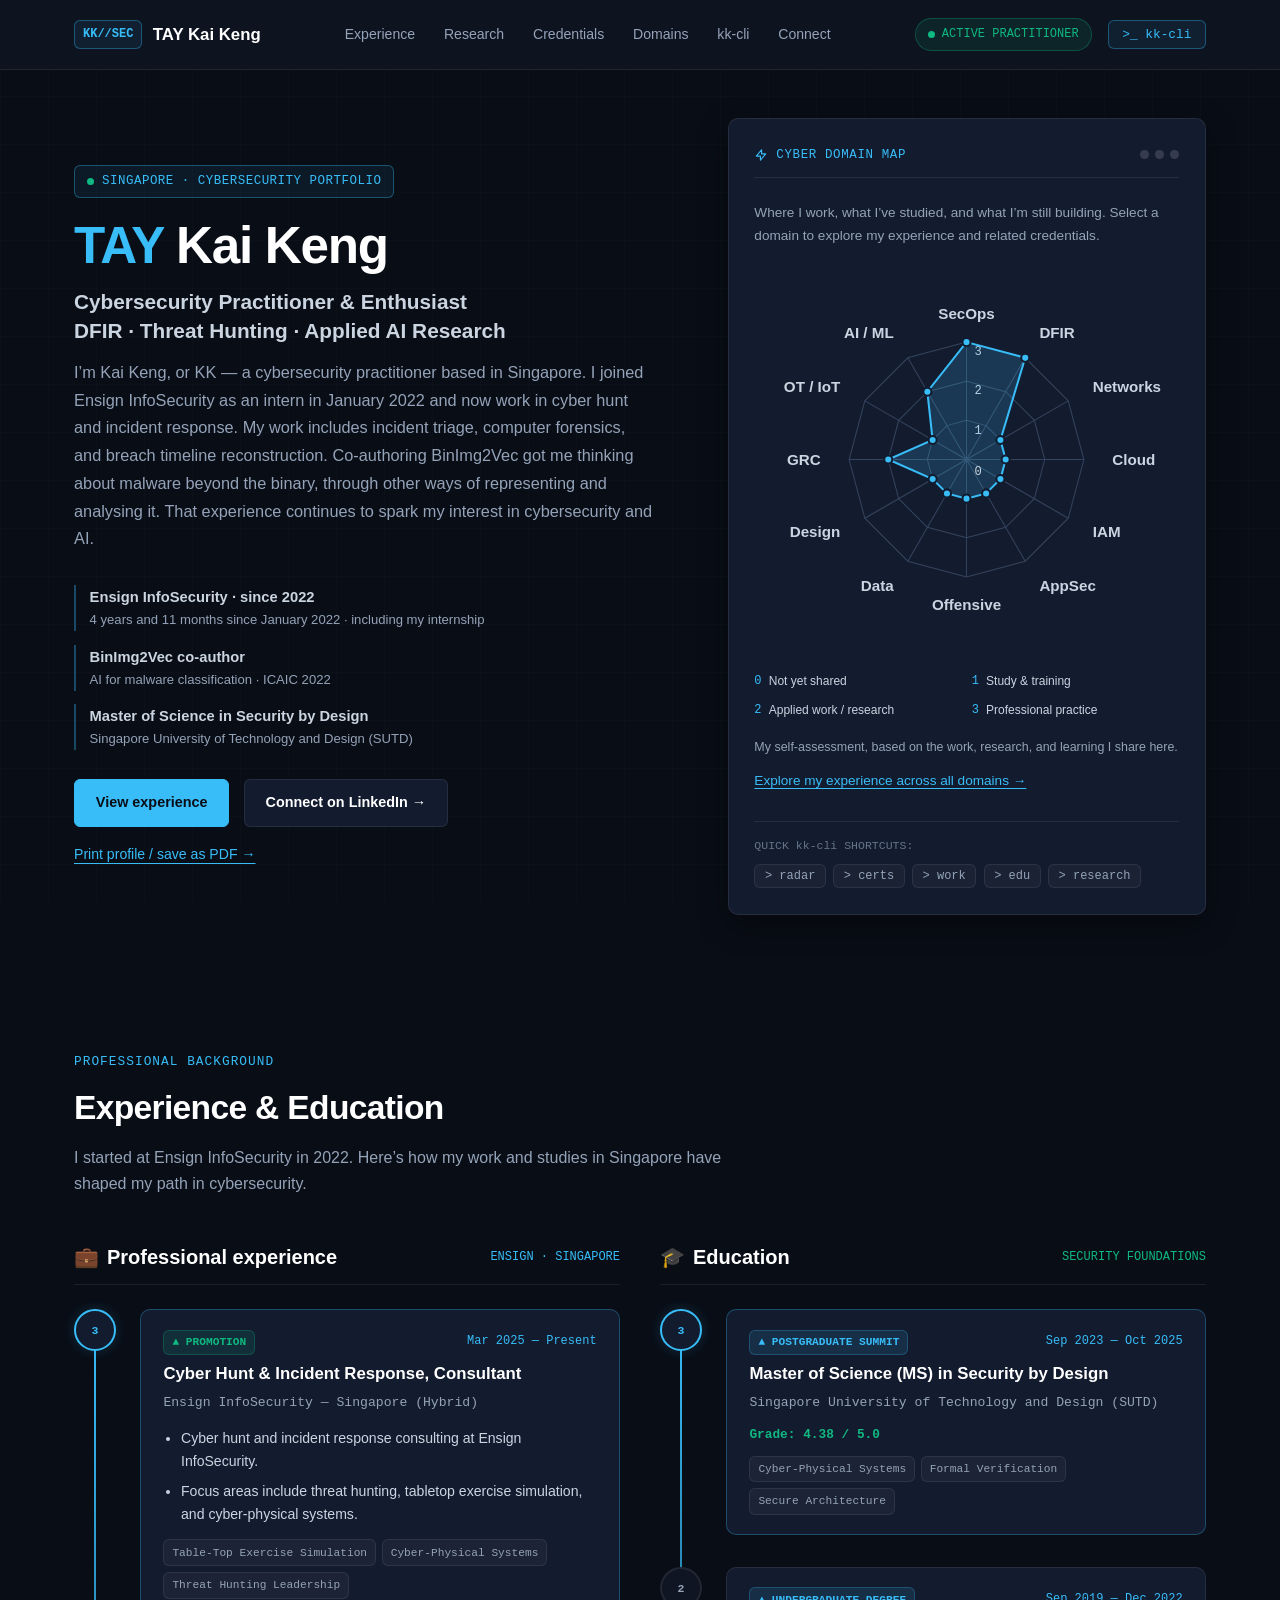
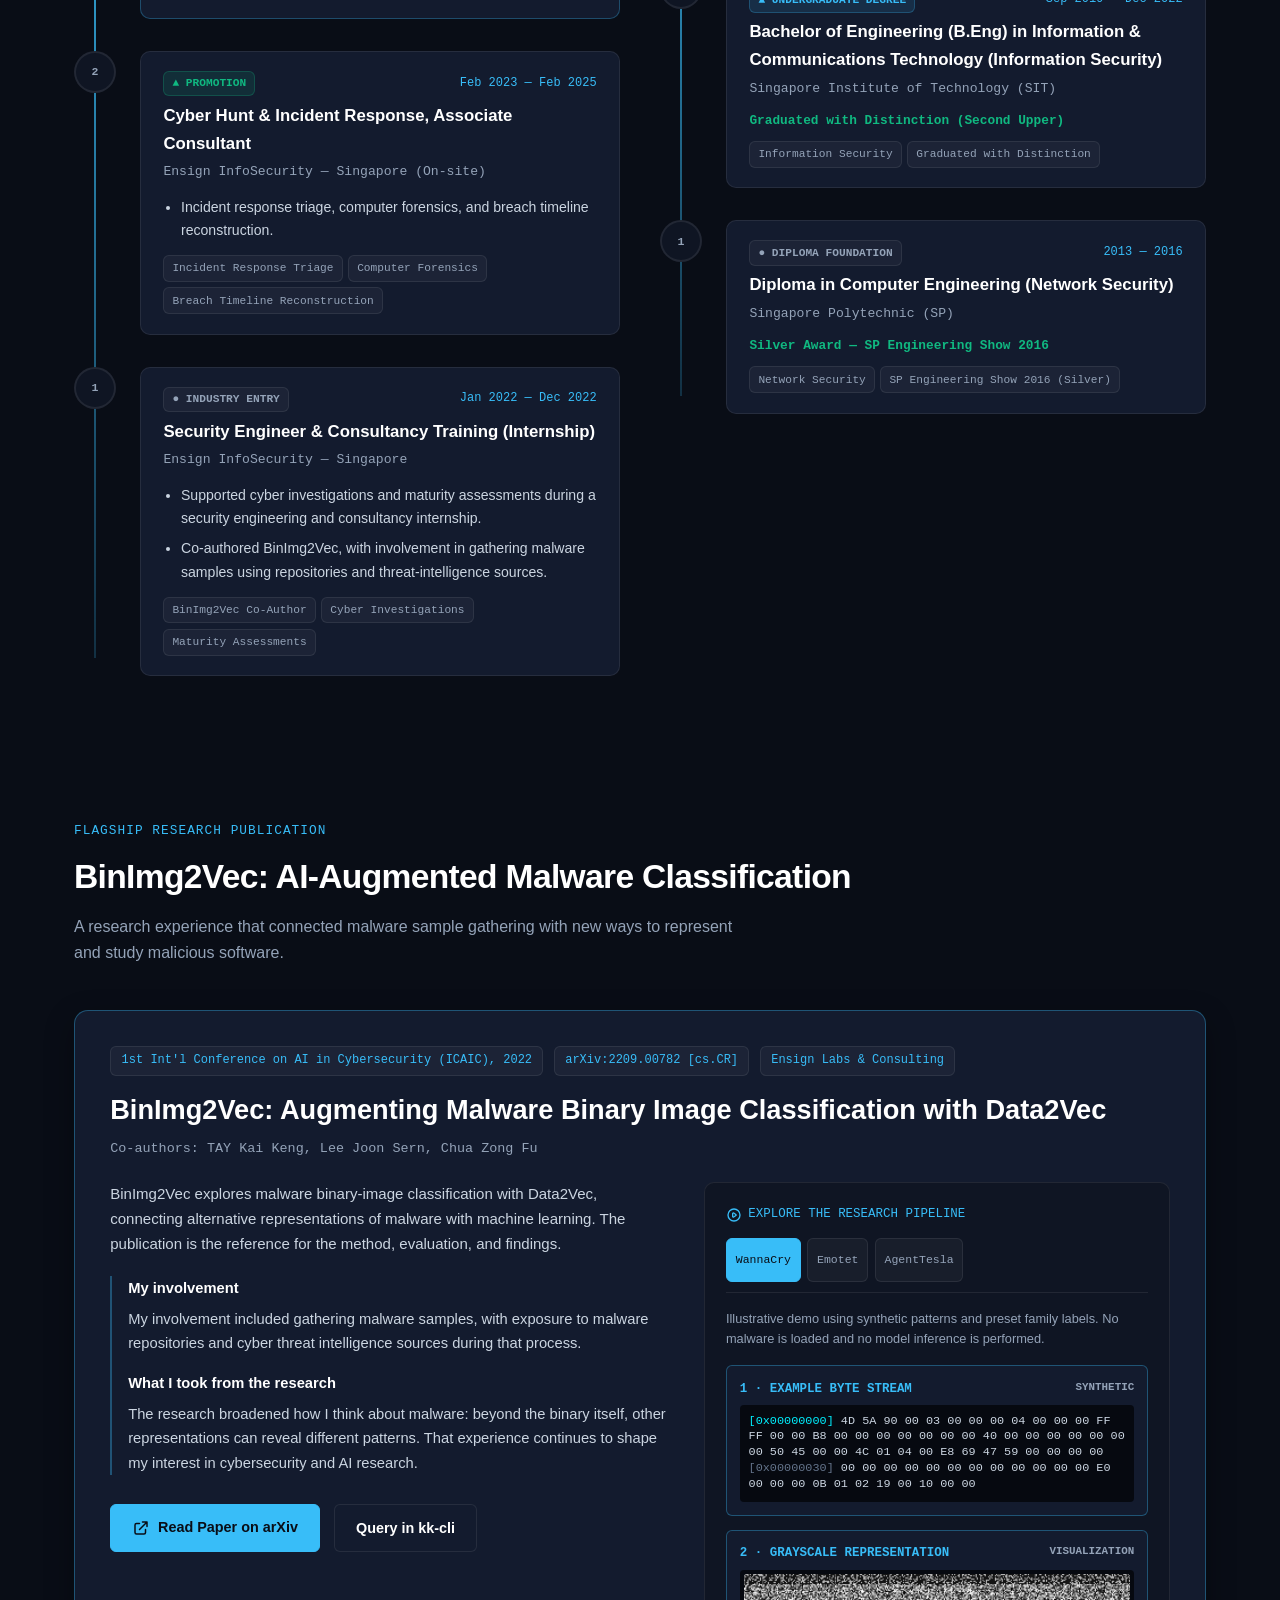
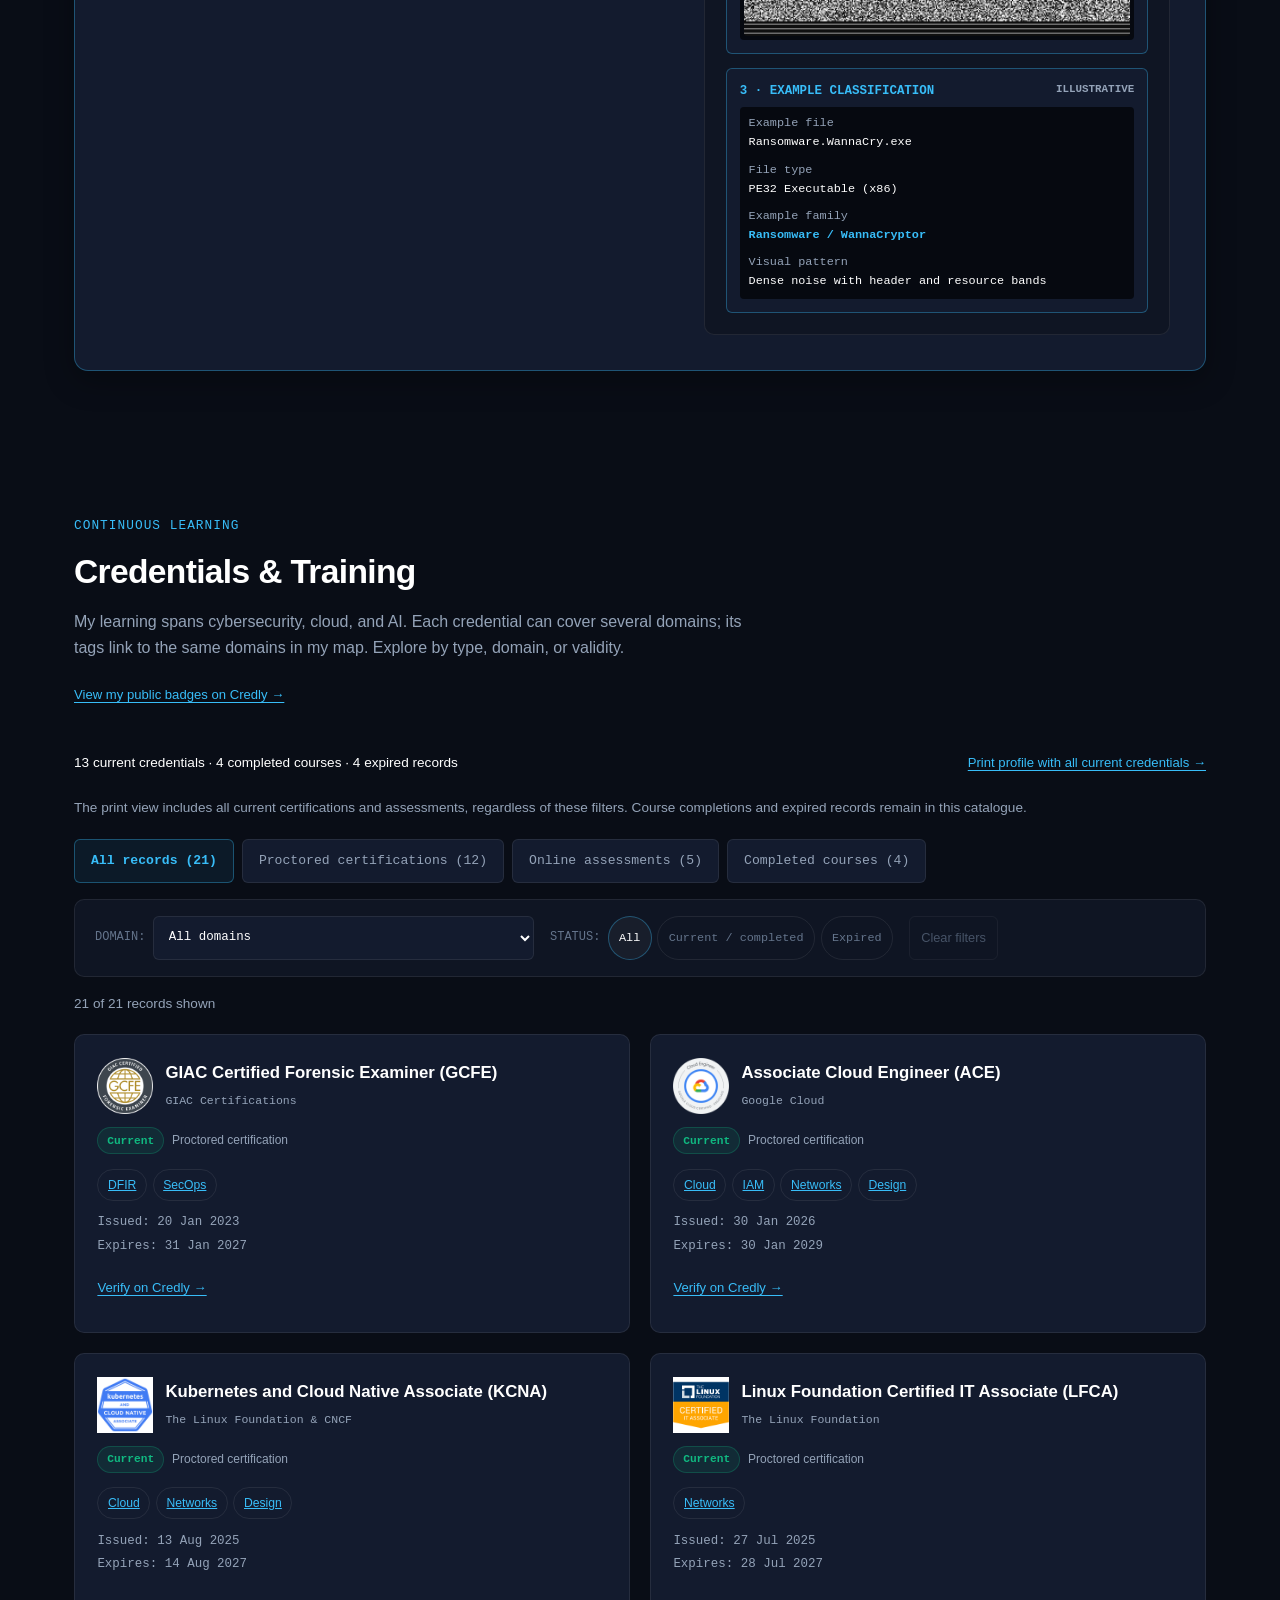
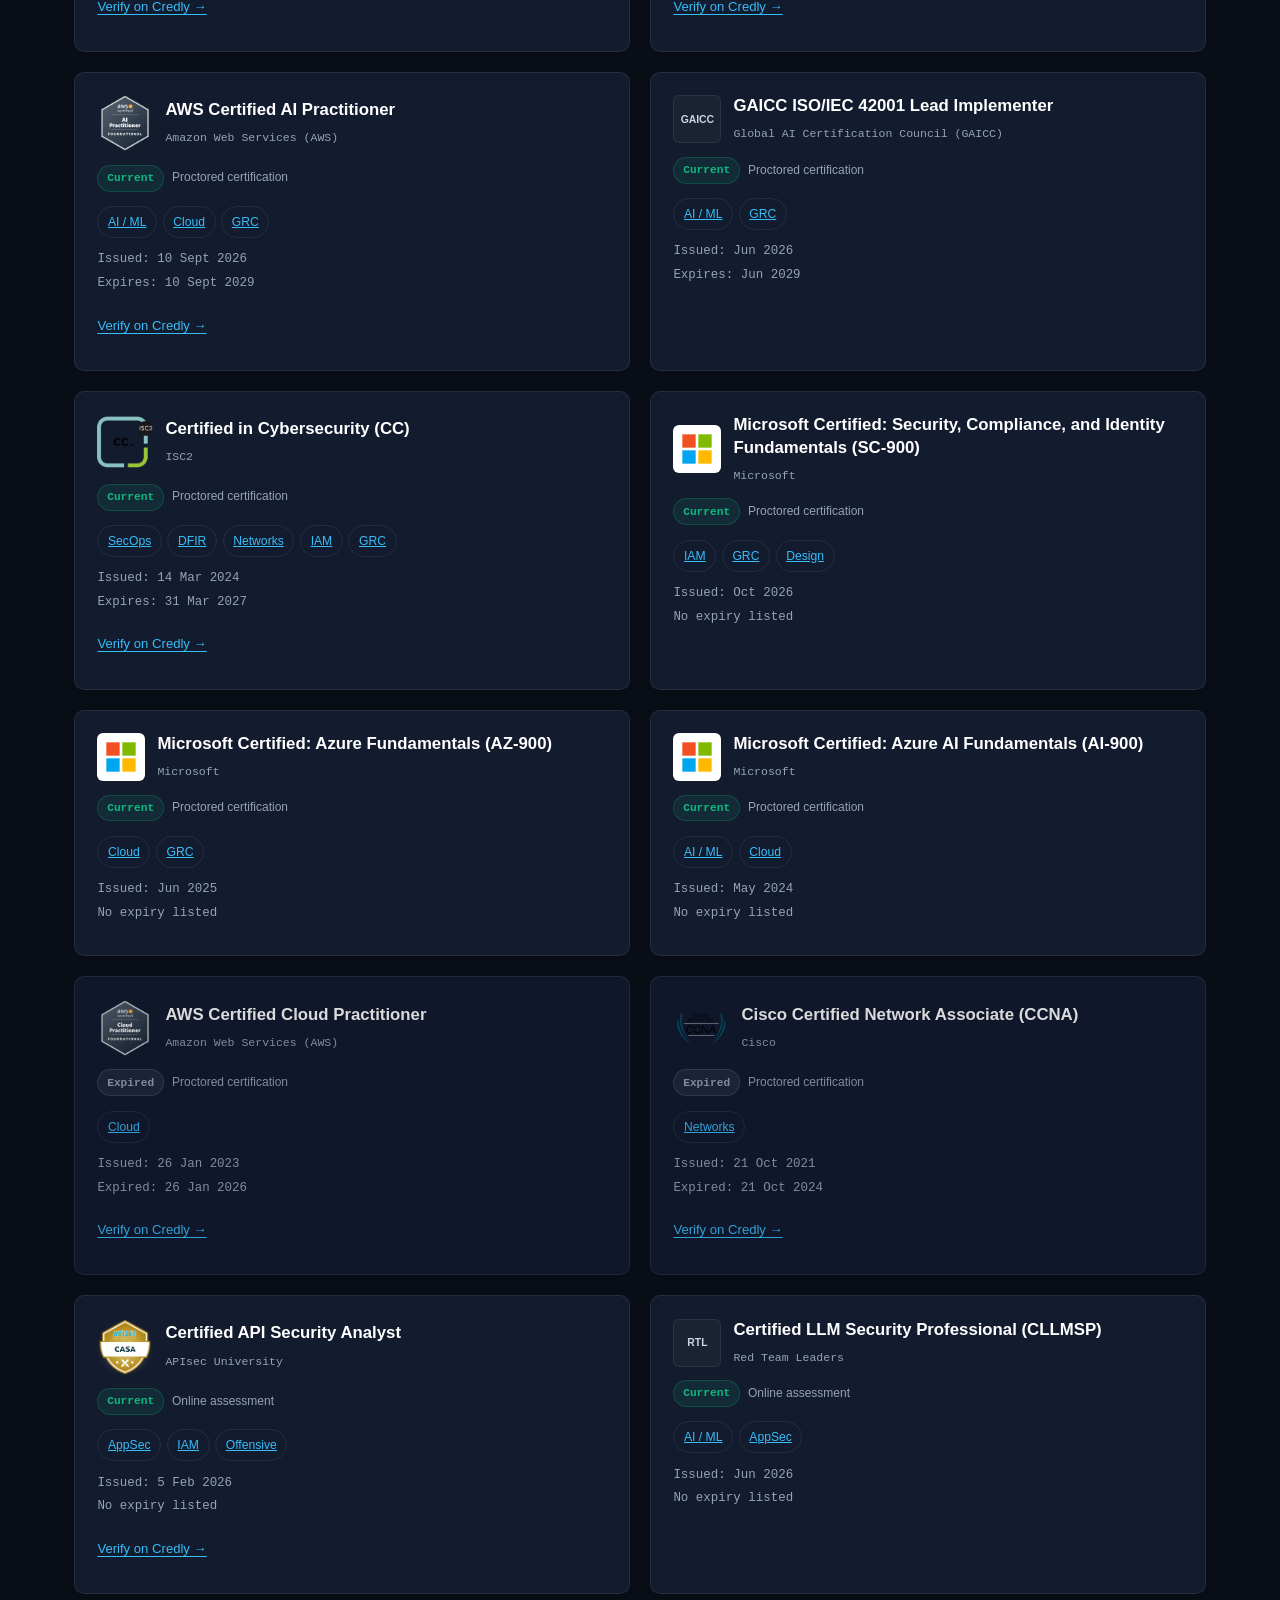
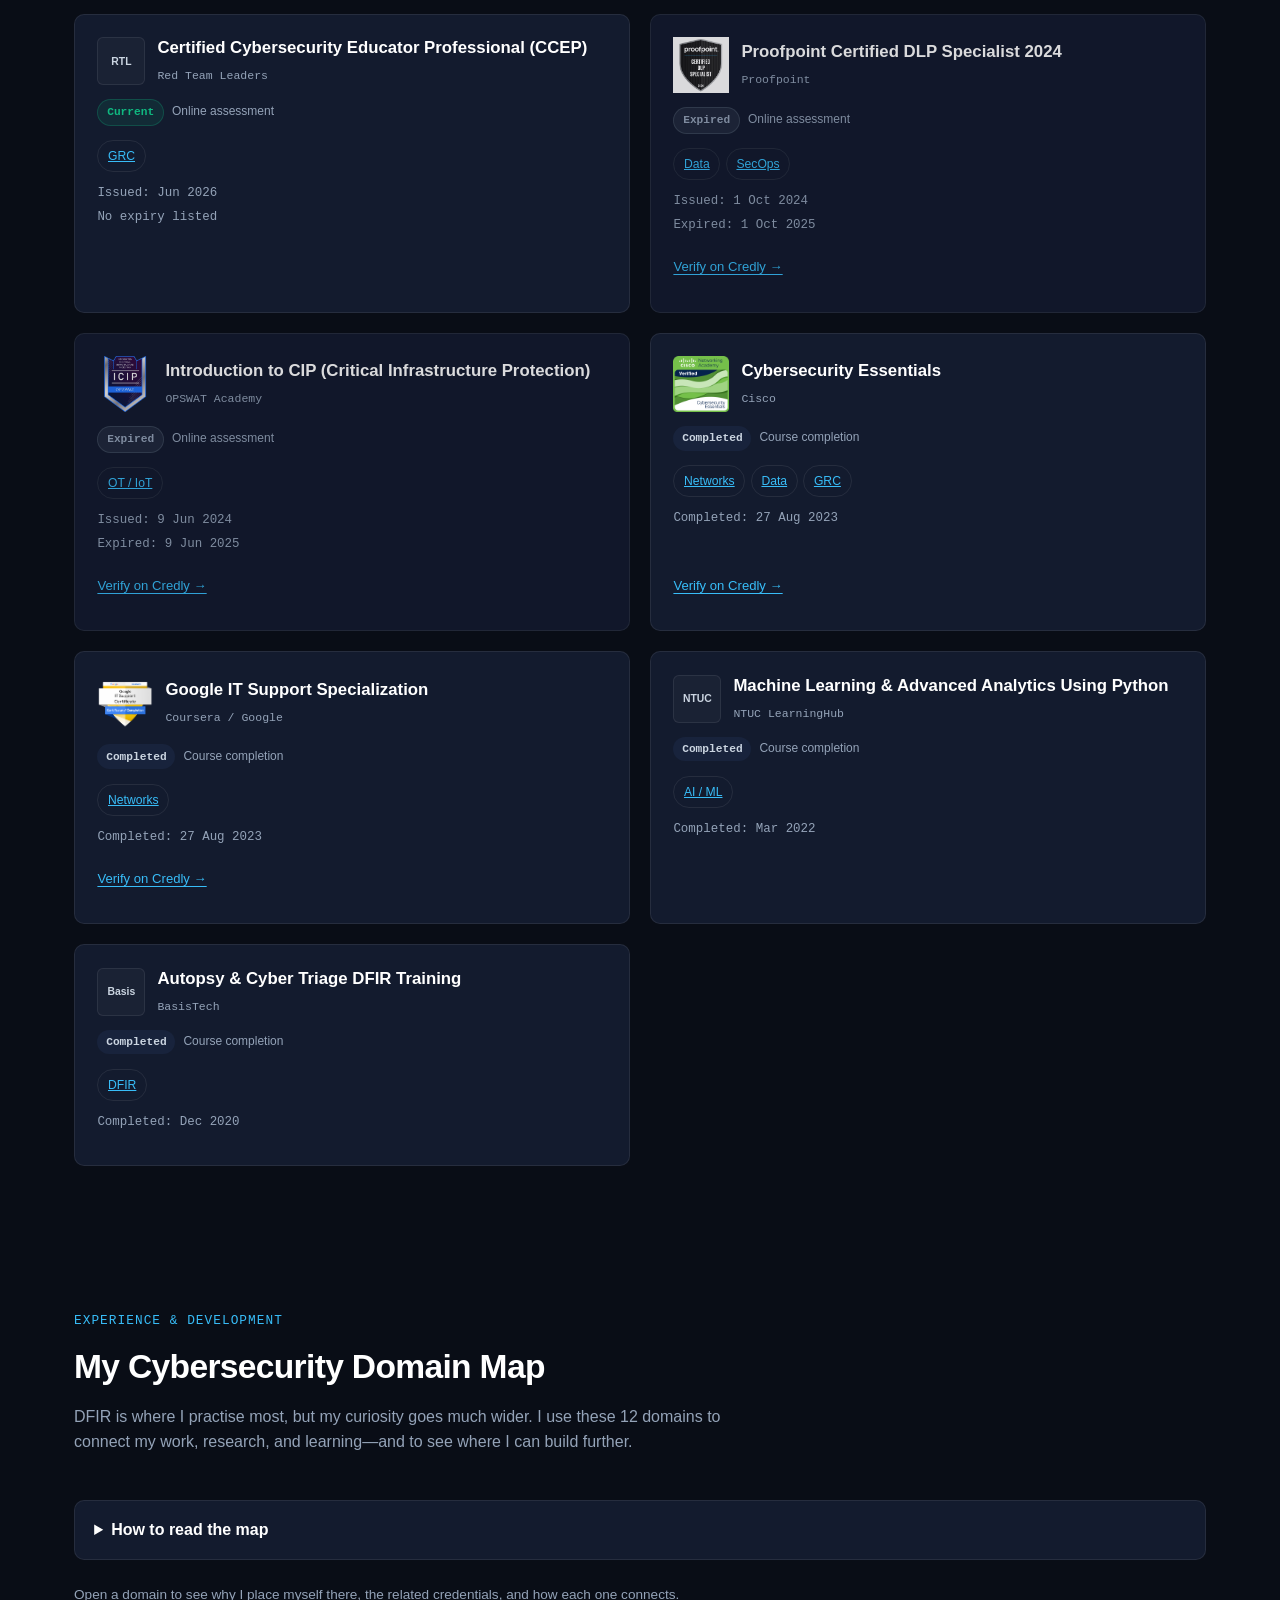
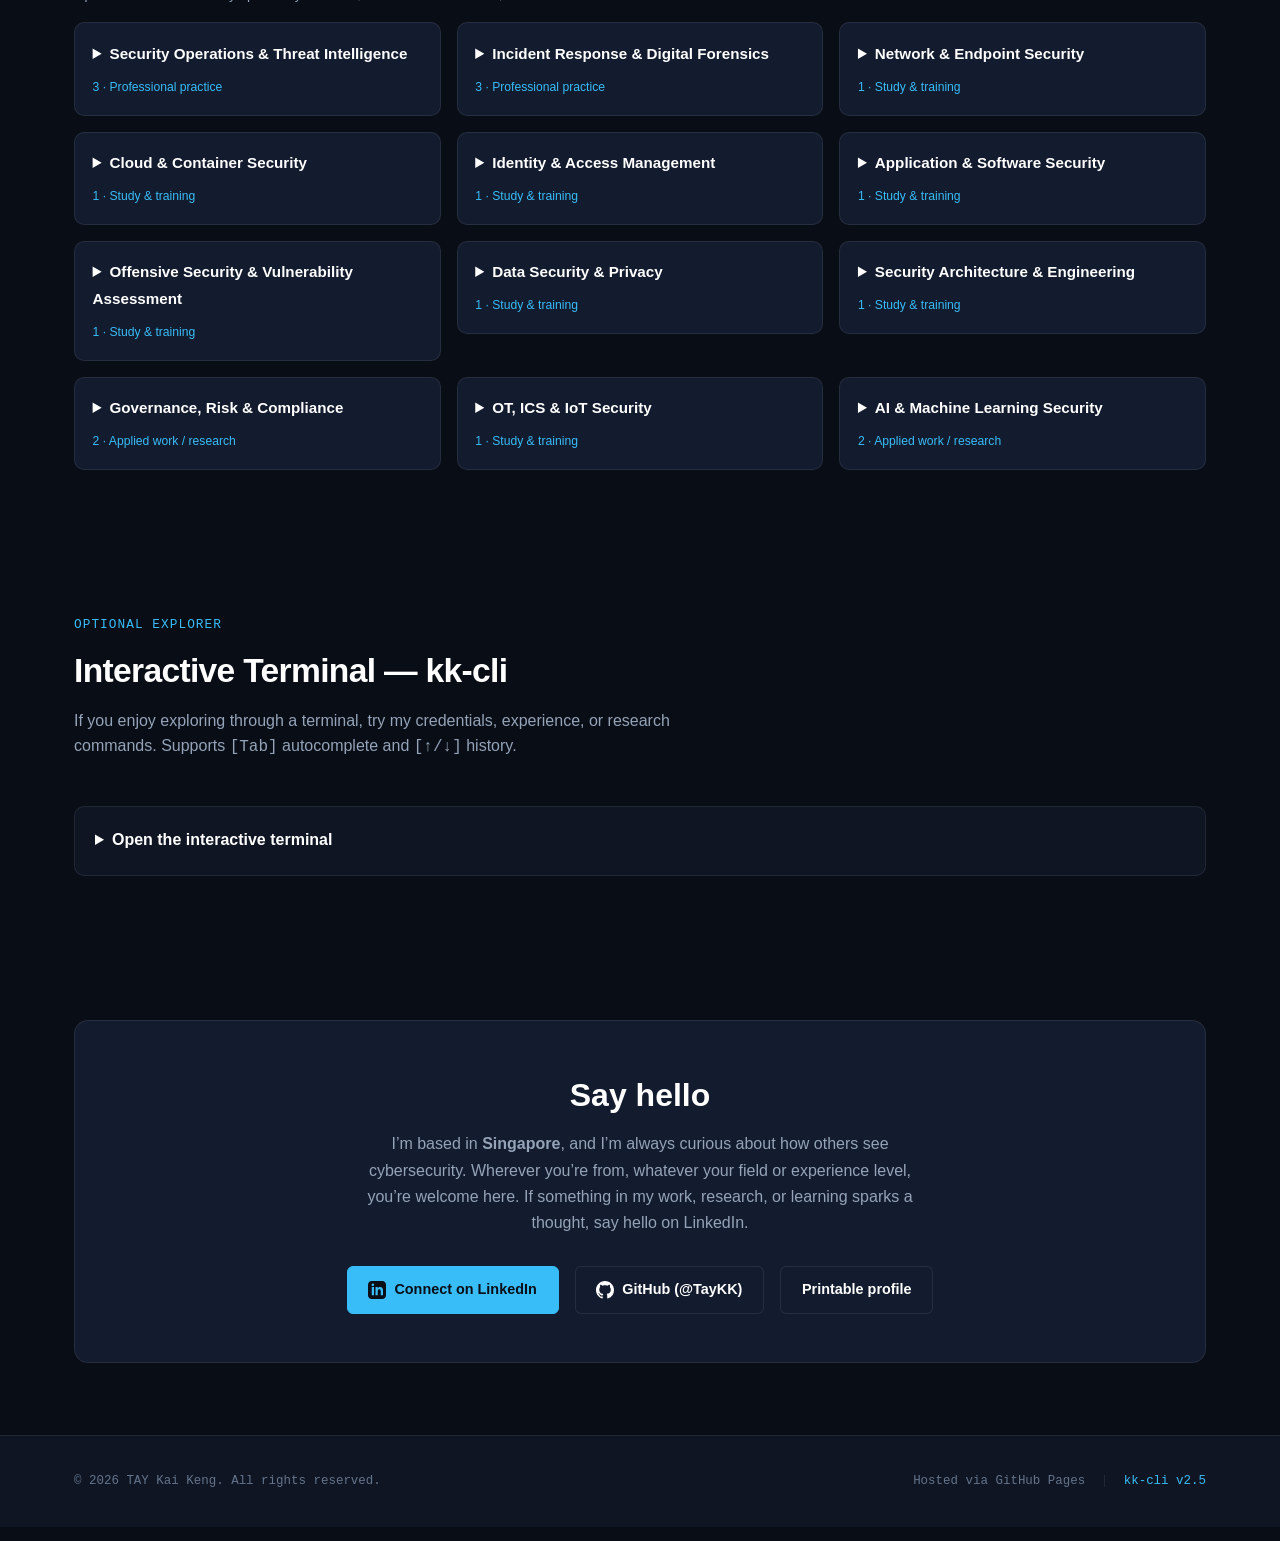
<file: index.html>
<!DOCTYPE html>
<html lang="en-SG">
<head>
  <meta charset="UTF-8">
  <meta name="viewport" content="width=device-width, initial-scale=1.0">
  <title>TAY Kai Keng | Cybersecurity Practitioner in Singapore</title>
  
  <!-- SEO & Social Previews (LinkedIn / Open Graph / Twitter) -->
  <meta name="description" content="TAY Kai Keng (KK), a Singapore-based cybersecurity practitioner at Ensign InfoSecurity. Explore digital forensics, incident response, threat hunting, AI research, and credentials across cyber domains.">
  <meta name="keywords" content="TAY Kai Keng, KK, Singapore, Cybersecurity, DFIR, Threat Hunting, AI Security, Ensign InfoSecurity, GCFE, SUTD, SIT, BinImg2Vec">
  <meta name="author" content="TAY Kai Keng">
  <meta property="og:title" content="TAY Kai Keng | Cybersecurity Practitioner in Singapore">
  <meta property="og:description" content="Singapore-based cyber hunt and incident response consultant, BinImg2Vec co-author, and lifelong learner across cybersecurity, cloud, and AI. Explore experience and the full credential catalogue.">
  <meta property="og:type" content="website">
  <meta property="og:url" content="https://taykk.github.io/">
  <meta name="twitter:card" content="summary_large_image">
  <meta name="twitter:title" content="TAY Kai Keng | Cybersecurity Practitioner in Singapore">
  <meta name="twitter:description" content="Digital forensics, incident response, threat hunting, and AI research in Singapore, with a full credential catalogue and cybersecurity development map.">

  <!-- Favicon -->
  <link rel="icon" href="data:image/svg+xml,<svg xmlns=%22http://www.w3.org/2000/svg%22 viewBox=%220 0 100 100%22><text y=%22.9em%22 font-size=%2290%22>🛡️</text></svg>">

  <!-- Core Stylesheet -->
  <link rel="stylesheet" href="assets/css/style.css" media="screen">
  <link rel="stylesheet" href="assets/css/profile.css" media="print">
</head>
<body>
  <a class="skip-link" href="#main-content">Skip to content</a>

  <!-- Navigation Bar -->
  <header class="site-header">
    <div class="container nav-container">
      <a href="#hero" class="brand-logo">
        <span class="brand-badge mono">KK//SEC</span>
        <span>TAY Kai Keng</span>
      </a>

      <nav>
        <ul class="nav-links" id="primary-navigation">
          <li><a href="#progression">Experience</a></li>
          <li><a href="#research">Research</a></li>
          <li><a href="#certs">Credentials</a></li>
          <li><a href="#domain-map">Domains</a></li>
          <li><a href="#terminal">kk-cli</a></li>
          <li><a href="#connect">Connect</a></li>
        </ul>
      </nav>

      <div class="nav-actions">
        <div class="status-pill">
          <span class="pulse-dot"></span>
          <span>ACTIVE PRACTITIONER</span>
        </div>
        <button class="btn-terminal-trigger" data-cli-cmd="help">
          <span class="mono">&gt;_ kk-cli</span>
        </button>
        <button class="mobile-nav-toggle" aria-label="Open navigation" aria-expanded="false" aria-controls="primary-navigation">☰</button>
      </div>
    </div>
  </header>

  <main id="main-content">
  <section id="hero" class="hero-section">
    <div class="container hero-grid">
      <div class="hero-content">
        <div class="dossier-tag">
          <span class="pulse-dot"></span>
          <span>SINGAPORE · CYBERSECURITY PORTFOLIO</span>
        </div>
        
        <h1 class="hero-title">
          <span class="highlight">TAY</span> Kai Keng
        </h1>
        
        <div class="hero-subtitle">
          Cybersecurity Practitioner &amp; Enthusiast<br>DFIR · Threat Hunting · Applied AI Research
        </div>

        <p class="hero-bio">I’m Kai Keng, or KK — a cybersecurity practitioner based in Singapore. I joined Ensign InfoSecurity as an intern in January 2022 and now work in cyber hunt and incident response. My work includes incident triage, computer forensics, and breach timeline reconstruction. Co-authoring BinImg2Vec got me thinking about malware beyond the binary, through other ways of representing and analysing it. That experience continues to spark my interest in cybersecurity and AI.</p>

        <ul class="hero-evidence" aria-label="Professional highlights">
          <li><a href="#progression"><strong>Ensign InfoSecurity · since 2022</strong><span id="company-tenure">Since January 2022 · from internship to cyber hunt and incident response</span></a></li>
          <li><a href="#research"><strong>BinImg2Vec co-author</strong><span>AI for malware classification · ICAIC 2022</span></a></li>
          <li><a href="#progression"><strong>Master of Science in Security by Design</strong><span>Singapore University of Technology and Design (SUTD)</span></a></li>
        </ul>

        <div class="hero-cta-group">
          <a href="#progression" class="btn btn-primary">View experience</a>
          <a href="https://sg.linkedin.com/in/tay-kai-keng" class="btn btn-secondary" target="_blank" rel="noopener noreferrer">Connect on LinkedIn →</a>
        </div>
        <a class="profile-link" href="profile.html">Print profile / save as PDF →</a>
      </div>

      <!-- Cybersecurity Experience & Growth Map -->
      <div class="telemetry-card">
        <div class="telemetry-header">
          <div class="telemetry-title">
            <svg width="14" height="14" fill="none" stroke="currentColor" viewBox="0 0 24 24"><path stroke-linecap="round" stroke-linejoin="round" stroke-width="2" d="M13 10V3L4 14h7v7l9-11h-7z"></path></svg>
            <span>CYBER DOMAIN MAP</span>
          </div>
          <div class="window-dots">
            <span class="window-dot"></span>
            <span class="window-dot"></span>
            <span class="window-dot"></span>
          </div>
        </div>

        <!-- Spider Web Radar SVG Canvas -->
        <div class="radar-wrapper" id="radar-chart-container">
          <!-- Dynamically populated from assets/js/radar-chart.js -->
        </div>

        <div class="telemetry-quick-cli">
          <div style="font-family: var(--font-mono); font-size: 0.72rem; color: var(--text-dim); margin-bottom: 0.55rem;">
            QUICK kk-cli SHORTCUTS:
          </div>
          <div class="cli-pill-group">
            <button class="cli-chip" data-cli-cmd="radar">&gt; radar</button>
            <button class="cli-chip" data-cli-cmd="certs">&gt; certs</button>
            <button class="cli-chip" data-cli-cmd="work">&gt; work</button>
            <button class="cli-chip" data-cli-cmd="edu">&gt; edu</button>
            <button class="cli-chip" data-cli-cmd="research">&gt; research</button>
          </div>
        </div>
      </div>
    </div>
  </section>

  <section id="progression" class="section">
    <div class="container">
      <div class="section-head">
        <div class="section-tag">Professional Background</div>
        <h2 class="section-title">Experience &amp; Education</h2>
        <p class="section-description">
          I started at Ensign InfoSecurity in 2022. Here’s how my work and studies in Singapore have shaped my path in cybersecurity.
        </p>
      </div>

      <div class="split-sections-grid">
        <!-- Work Experience Ladder -->
        <div>
          <div class="sub-section-head">
            <div class="sub-section-title">
              <span>💼</span>
              <span>Professional experience</span>
            </div>
            <span style="font-family: var(--font-mono); font-size: 0.75rem; color: var(--accent-primary);">ENSIGN · SINGAPORE</span>
          </div>
          <div class="progression-ladder" id="work-progression-container">
            <!-- Dynamically populated from assets/js/portfolio-data.js -->
          </div>
        </div>

        <!-- Education Progression Ladder -->
        <div>
          <div class="sub-section-head">
            <div class="sub-section-title">
              <span>🎓</span>
              <span>Education</span>
            </div>
            <span style="font-family: var(--font-mono); font-size: 0.75rem; color: var(--status-active);">SECURITY FOUNDATIONS</span>
          </div>
          <div class="progression-ladder" id="education-progression-container">
            <!-- Dynamically populated from assets/js/portfolio-data.js -->
          </div>
        </div>
      </div>
    </div>
  </section>

  <section id="research" class="section">
    <div class="container">
      <div class="section-head">
        <div class="section-tag">Flagship Research Publication</div>
        <h2 class="section-title">BinImg2Vec: AI-Augmented Malware Classification</h2>
        <p class="section-description">
          A research experience that connected malware sample gathering with new ways to represent and study malicious software.
        </p>
      </div>

      <div class="research-feature-card">
        <div class="research-meta">
          <span class="research-badge">1st Int'l Conference on AI in Cybersecurity (ICAIC), 2022</span>
          <span class="research-badge">arXiv:2209.00782 [cs.CR]</span>
          <span class="research-badge">Ensign Labs &amp; Consulting</span>
        </div>

        <h3 class="research-title">
          BinImg2Vec: Augmenting Malware Binary Image Classification with Data2Vec
        </h3>

        <div class="research-authors">Co-authors: <span id="research-authors">TAY Kai Keng, Lee Joon Sern, Chua Zong Fu</span></div>

        <div class="research-grid">
          <div class="research-content-col">
            <p class="research-abstract" id="research-summary">BinImg2Vec explores malware binary-image classification with Data2Vec. See the publication for the method, evaluation, and findings.</p>
            <div class="research-contribution">
              <h4>My involvement</h4>
              <p id="research-contribution">My involvement included gathering malware samples, with exposure to malware repositories and cyber threat intelligence sources during that process.</p>
              <h4>What I took from the research</h4>
              <p id="research-learning">The research broadened how I think about malware: beyond the binary itself, other representations can reveal different patterns. That experience continues to shape my interest in cybersecurity and AI research.</p>
            </div>

            <div style="margin-top: 1.8rem; display: flex; gap: 0.9rem; flex-wrap: wrap;">
              <a href="https://doi.org/10.48550/arXiv.2209.00782" target="_blank" rel="noopener noreferrer" class="btn btn-primary">
                <svg width="18" height="18" fill="none" stroke="currentColor" viewBox="0 0 24 24"><path stroke-linecap="round" stroke-linejoin="round" stroke-width="2" d="M10 6H6a2 2 0 00-2 2v10a2 2 0 002 2h10a2 2 0 002-2v-4M14 4h6m0 0v6m0-6L10 14"></path></svg>
                Read Paper on arXiv
              </a>
              <button class="btn btn-secondary" data-cli-cmd="research">
                Query in kk-cli
              </button>
            </div>
          </div>

          <!-- Interactive Simulator Widget (Preserved) -->
          <div class="interactive-sandbox">
            <div class="sandbox-header">
              <div class="sandbox-title">
                <svg width="16" height="16" fill="none" stroke="currentColor" viewBox="0 0 24 24"><path stroke-linecap="round" stroke-linejoin="round" stroke-width="2" d="M14.752 11.168l-3.197-2.132A1 1 0 0010 9.87v4.263a1 1 0 001.555.832l3.197-2.132a1 1 0 000-1.664z"></path><path stroke-linecap="round" stroke-linejoin="round" stroke-width="2" d="M21 12a9 9 0 11-18 0 9 9 0 0118 0z"></path></svg>
                <span>EXPLORE THE RESEARCH PIPELINE</span>
              </div>
              <div class="sandbox-controls">
                <button class="sandbox-btn active" id="sample-wannacry" aria-pressed="true">WannaCry</button>
                <button class="sandbox-btn" id="sample-emotet" aria-pressed="false">Emotet</button>
                <button class="sandbox-btn" id="sample-agenttesla" aria-pressed="false">AgentTesla</button>
              </div>
            </div>
            <p class="sandbox-note">Illustrative demo using synthetic patterns and preset family labels. No malware is loaded and no model inference is performed.</p>

            <div class="pipeline-diagram">
              <div class="pipeline-step-box active">
                <div class="pipeline-step-label">
                  <span>1 · EXAMPLE BYTE STREAM</span>
                  <span class="pipeline-step-meta">SYNTHETIC</span>
                </div>
                <div class="pipeline-visual-output raw-bytes-view" id="raw-hex-display">
                  Loading byte stream...
                </div>
              </div>

              <div class="pipeline-step-box active">
                <div class="pipeline-step-label">
                  <span>2 · GRAYSCALE REPRESENTATION</span>
                  <span class="pipeline-step-meta">VISUALIZATION</span>
                </div>
                <div style="background:#060910; border-radius:4px; padding:4px; display:flex; justify-content:center;">
                  <canvas id="bin-matrix-canvas" width="340" height="55" role="img" aria-label="Synthetic grayscale pattern for the selected example. This is an illustration, not a real malware binary."></canvas>
                </div>
              </div>

              <div class="pipeline-step-box active">
                <div class="pipeline-step-label">
                  <span>3 · EXAMPLE CLASSIFICATION</span>
                  <span class="pipeline-step-meta">ILLUSTRATIVE</span>
                </div>
                <div class="pipeline-visual-output" id="model-output-display" aria-live="polite" aria-atomic="true">
                  Loading example...
                </div>
              </div>
            </div>
          </div>
        </div>
      </div>
    </div>
  </section>

  <section id="certs" class="section">
    <div class="container">
      <div class="section-head">
        <div class="section-tag">Continuous Learning</div>
        <h2 class="section-title">Credentials &amp; Training</h2>
        <p class="section-description">My learning spans cybersecurity, cloud, and AI. Each credential can cover several domains; its tags link to the same domains in my map. Explore by type, domain, or validity.</p>
        <a class="credential-link" href="https://www.credly.com/users/tay-kai-keng/badges/credly" target="_blank" rel="noopener noreferrer">View my public badges on Credly →</a>
      </div>

      <div class="credential-catalog" id="credential-catalog">
        <div class="catalog-overview">
          <p id="cert-inventory-summary" class="catalog-note"></p>
          <a class="credential-link" href="profile.html">Print profile with all current credentials →</a>
        </div>
        <p class="catalog-note">The print view includes all current certifications and assessments, regardless of these filters. Course completions and expired records remain in this catalogue.</p>
        <div class="cert-type-nav" role="group" aria-label="Credential type">
          <button class="type-tab active" aria-pressed="true" data-cert-cat="all">All records</button>
          <button class="type-tab" aria-pressed="false" data-cert-cat="proctored">Proctored certifications</button>
          <button class="type-tab" aria-pressed="false" data-cert-cat="online">Online assessments</button>
          <button class="type-tab" aria-pressed="false" data-cert-cat="course">Completed courses</button>
        </div>
        <div class="filter-controls-bar">
          <div class="filter-group">
            <label class="filter-group-label" for="filter-cert-domain">Domain:</label>
            <select id="filter-cert-domain" class="filter-select">
              <option value="all">All domains</option>
              <!-- Domain options use the same taxonomy as the chart. -->
            </select>
          </div>
          <div class="filter-group">
            <span class="filter-group-label" id="cert-status-label">Status:</span>
            <div class="status-filter-pills" role="group" aria-labelledby="cert-status-label">
              <button class="status-filter-btn active" aria-pressed="true" data-cert-status="all">All</button>
              <button class="status-filter-btn" aria-pressed="false" data-cert-status="active">Current / completed</button>
              <button class="status-filter-btn" aria-pressed="false" data-cert-status="expired">Expired</button>
            </div>
          </div>
          <button type="button" class="reset-filters" id="reset-cert-filters" disabled>Clear filters</button>
        </div>
        <p id="cert-results-count" class="catalog-note" role="status"></p>
        <div class="certs-grid" id="certs-container"></div>
      </div>
    </div>
  </section>

  <section id="domain-map" class="section" aria-labelledby="domain-map-heading">
    <div class="container">
      <div class="section-head">
        <div class="section-tag">Experience &amp; Development</div>
        <h2 class="section-title" id="domain-map-heading">My Cybersecurity Domain Map</h2>
        <p class="section-description">DFIR is where I practise most, but my curiosity goes much wider. I use these 12 domains to connect my work, research, and learning—and to see where I can build further.</p>
      </div>
      <details class="radar-methodology">
        <summary>How to read the map</summary>
        <p>I place myself using the strongest experience I can explain in each domain. The level applies to the work or learning described below; it doesn’t imply equal experience in every subtopic. All 12 domains remain visible as I develop.</p>
        <dl id="radar-rubric" class="radar-rubric"></dl>
        <p>A credential may support several domains, with a specific reason for each mapping. Credentials and courses support level 1; my applied contributions support level 2, and regular professional responsibilities support level 3. Expired credentials remain part of my learning history and are labelled. I use this map to describe my experience, not as a proficiency score or an official certification framework.</p>
      </details>
      <p class="domain-instruction">Open a domain to see why I place myself there, the related credentials, and how each one connects.</p>
      <div class="domain-evidence-grid" id="domain-evidence-list"></div>
      <noscript><p>Enable JavaScript to explore the domain map. Career experience, education, and research are also described in the sections below.</p></noscript>
    </div>
  </section>

  <section id="terminal" class="section">
    <div class="container">
      <div class="section-head">
        <div class="section-tag">Optional Explorer</div>
        <h2 class="section-title">Interactive Terminal — kk-cli</h2>
        <p class="section-description">
          If you enjoy exploring through a terminal, try my credentials, experience, or research commands. Supports <code class="mono">[Tab]</code> autocomplete and <code class="mono">[↑/↓]</code> history.
        </p>
      </div>

      <details class="terminal-disclosure" id="terminal-disclosure">
        <summary>Open the interactive terminal</summary>
      <div class="terminal-wrapper">
        <div class="terminal-titlebar">
          <div class="terminal-tab-info">
            <svg width="14" height="14" fill="none" stroke="currentColor" viewBox="0 0 24 24"><path stroke-linecap="round" stroke-linejoin="round" stroke-width="2" d="M8 9l3 3-3 3m5 0h3M5 20h14a2 2 0 002-2V6a2 2 0 00-2-2H5a2 2 0 00-2 2v12a2 2 0 002 2z"></path></svg>
            <span>kk-cli — kk-secops: ~ (bash)</span>
          </div>
          <div class="window-dots">
            <span class="window-dot"></span>
            <span class="window-dot"></span>
            <span class="window-dot"></span>
          </div>
        </div>

        <div class="terminal-body" id="terminal-body">
          <div id="terminal-output"></div>

          <div class="terminal-input-row">
            <span class="terminal-prompt">user@kk-secops:~$</span>
            <input type="text" id="terminal-input" class="terminal-input" aria-label="Terminal command" autocomplete="off" spellcheck="false" placeholder="type 'help', 'radar', 'certs', 'work', 'edu'...">
          </div>
        </div>
      </div>

      <div style="margin-top: 1rem; display: flex; flex-wrap: wrap; gap: 0.5rem; align-items: center;">
        <span style="font-family: var(--font-mono); font-size: 0.75rem; color: var(--text-dim);">Suggested Queries:</span>
        <button class="cli-chip" data-cli-cmd="help">help</button>
        <button class="cli-chip" data-cli-cmd="radar">radar</button>
        <button class="cli-chip" data-cli-cmd="certs">certs</button>
        <button class="cli-chip" data-cli-cmd="work">work</button>
        <button class="cli-chip" data-cli-cmd="edu">edu</button>
        <button class="cli-chip" data-cli-cmd="research">research</button>
        <button class="cli-chip" data-cli-cmd="clear">clear</button>
      </div>
      </details>
    </div>
  </section>

  <section id="connect" class="section">
    <div class="container">
      <div class="connect-card">
        <h2 class="connect-title">Say hello</h2>
        <p class="connect-desc">
          I’m based in <strong>Singapore</strong>, and I’m always curious about how others see cybersecurity. Wherever you’re from, whatever your field or experience level, you’re welcome here. If something in my work, research, or learning sparks a thought, say hello on LinkedIn.
        </p>

        <div class="connect-links">
          <a href="https://sg.linkedin.com/in/tay-kai-keng" target="_blank" rel="noopener noreferrer" class="btn btn-primary">
            <svg width="18" height="18" fill="currentColor" viewBox="0 0 24 24"><path d="M19 0h-14c-2.761 0-5 2.239-5 5v14c0 2.761 2.239 5 5 5h14c2.762 0 5-2.239 5-5v-14c0-2.761-2.238-5-5-5zm-11 19h-3v-11h3v11zm-1.5-12.268c-.966 0-1.75-.79-1.75-1.764s.784-1.764 1.75-1.764 1.75.79 1.75 1.764-.783 1.764-1.75 1.764zm13.5 12.268h-3v-5.604c0-3.368-4-3.113-4 0v5.604h-3v-11h3v1.765c1.396-2.586 7-2.777 7 2.476v6.759z"/></svg>
            Connect on LinkedIn
          </a>
          <a href="https://github.com/TayKK" target="_blank" rel="noopener noreferrer" class="btn btn-secondary">
            <svg width="18" height="18" fill="currentColor" viewBox="0 0 24 24"><path d="M12 0C5.37 0 0 5.37 0 12c0 5.31 3.435 9.795 8.205 11.385.6.105.825-.255.825-.57 0-.285-.015-1.23-.015-2.235-3.015.555-3.795-.735-4.035-1.41-.135-.345-.72-1.41-1.23-1.695-.42-.225-1.02-.78-.015-.795.945-.015 1.62.87 1.845 1.23 1.08 1.815 2.805 1.305 3.495.99.105-.78.42-1.305.765-1.605-2.67-.3-5.46-1.335-5.46-5.925 0-1.305.465-2.385 1.23-3.225-.12-.3-.54-1.53.12-3.18 0 0 1.005-.315 3.3 1.23.96-.27 1.98-.405 3-.405s2.04.135 3 .405c2.295-1.56 3.3-1.23 3.3-1.23.66 1.65.24 2.88.12 3.18.765.84 1.23 1.905 1.23 3.225 0 4.605-2.805 5.625-5.475 5.925.435.375.81 1.095.81 2.22 0 1.605-.015 2.895-.015 3.3 0 .315.225.69.825.57A12.02 12.02 0 0024 12c0-6.63-5.37-12-12-12z"/></svg>
            GitHub (@TayKK)
          </a>
          <a class="btn btn-secondary" href="profile.html">Printable profile</a>
        </div>
      </div>
    </div>
  </section>
  </main>

  <div id="profile-content" class="print-only" aria-label="Printable dossier"></div>

  <!-- Site Footer -->
  <footer class="site-footer">
    <div class="container footer-content">
      <div>
        <span>&copy; <span id="current-year">2026</span> TAY Kai Keng. All rights reserved.</span>
      </div>
      <div>
        <span>Hosted via GitHub Pages</span>
        <span style="margin: 0 0.5rem; color: var(--border-subtle);">|</span>
        <span style="color: var(--accent-primary);">kk-cli v2.5</span>
      </div>
    </div>
  </footer>

  <!-- Scripts -->
  <script src="assets/js/portfolio-data.js"></script>
  <script src="assets/js/profile.js"></script>
  <script src="assets/js/vendor-logos.js"></script>
  <script src="assets/js/radar-chart.js"></script>
  <script src="assets/js/binimg2vec-demo.js"></script>
  <script src="assets/js/terminal.js"></script>
  <script src="assets/js/main.js"></script>
</body>
</html>
</file>
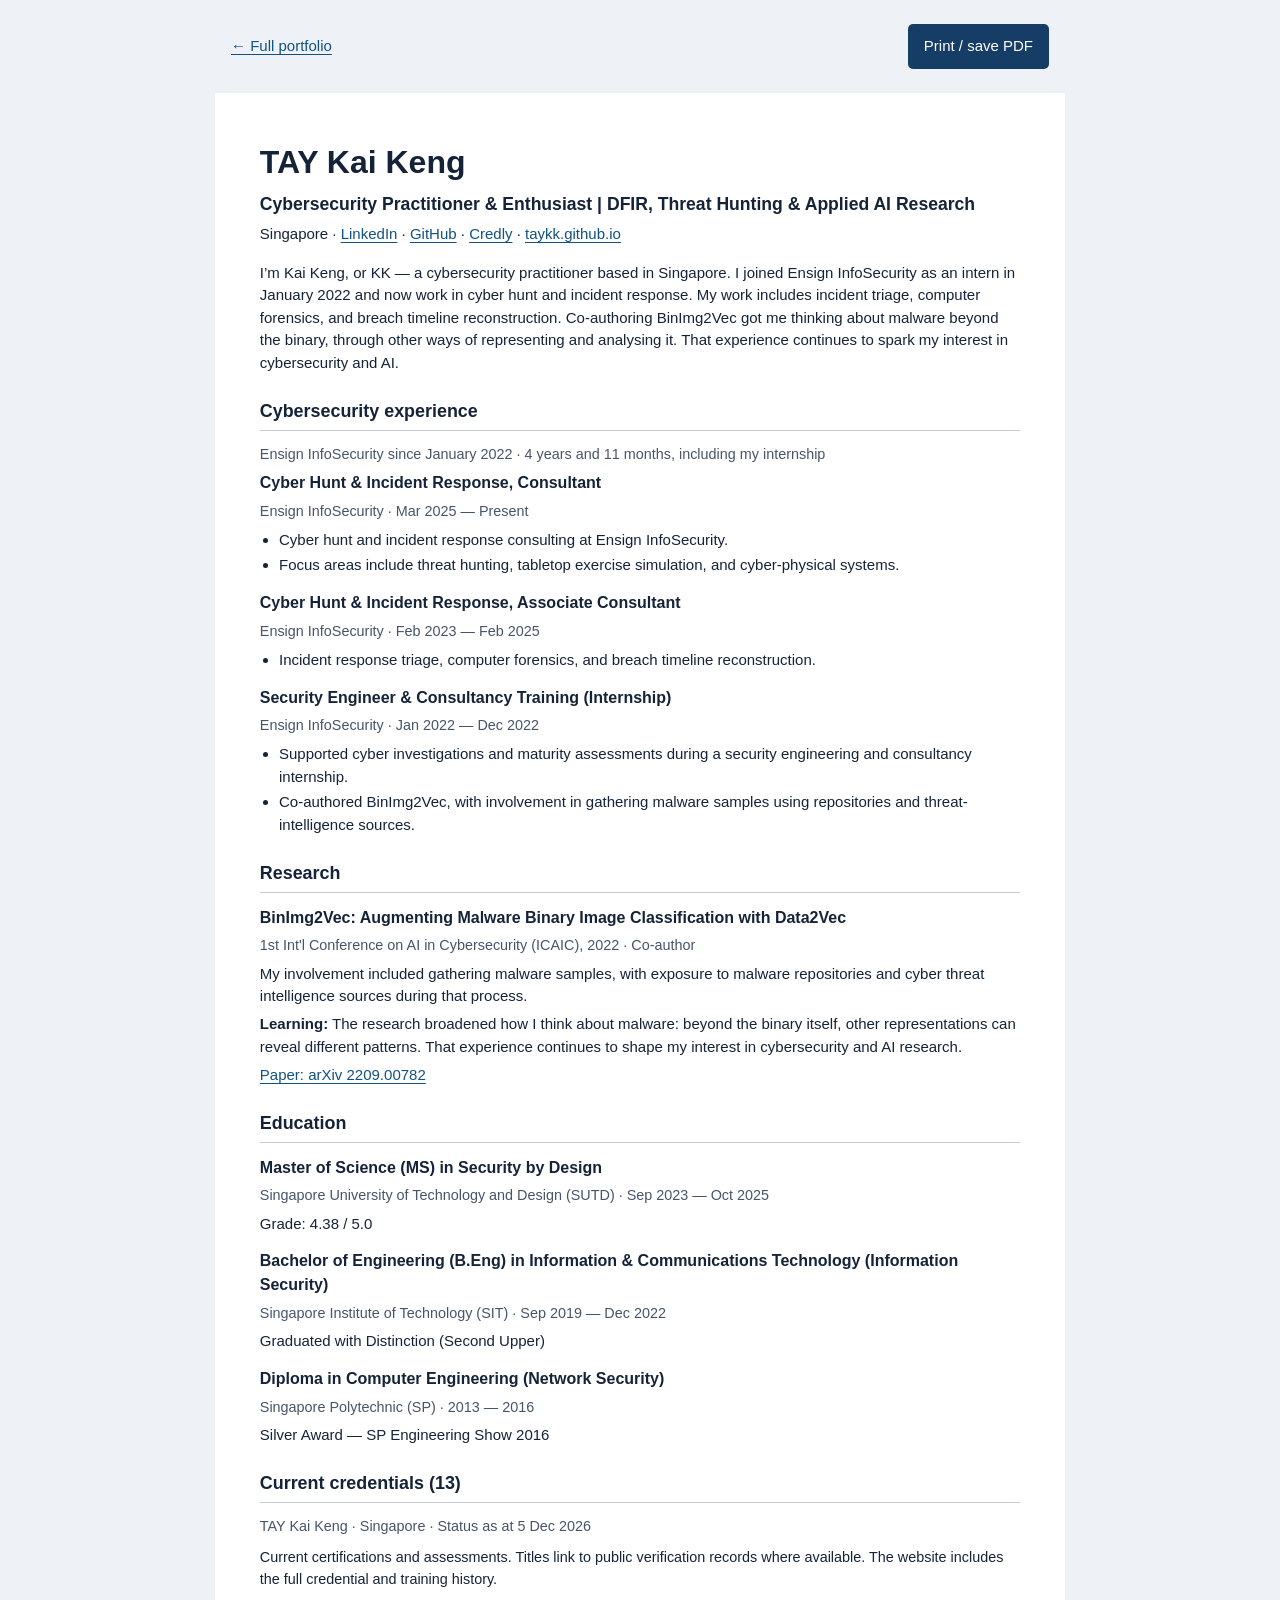
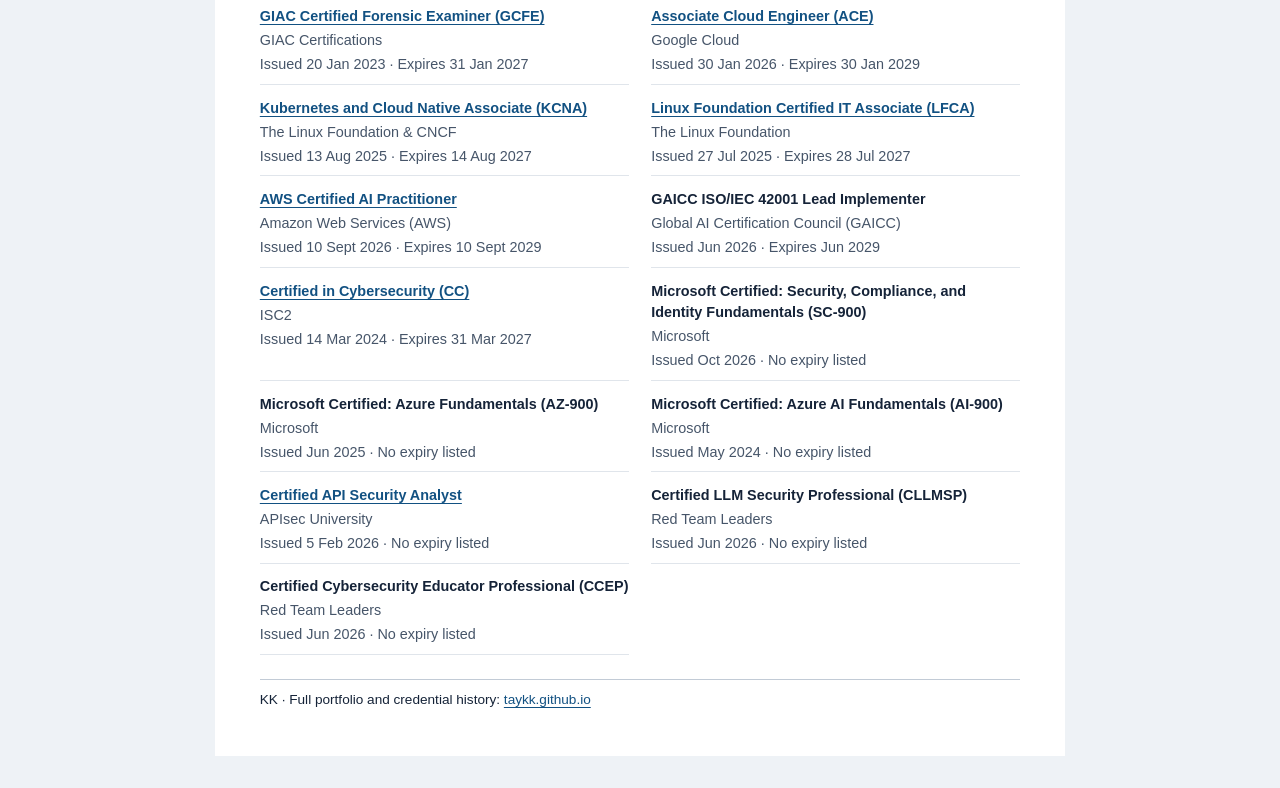
<file: profile.html>
<!DOCTYPE html>
<html lang="en-SG">
<head>
  <meta charset="UTF-8">
  <meta name="viewport" content="width=device-width, initial-scale=1">
  <title>TAY Kai Keng | Professional Profile</title>
  <meta name="description" content="TAY Kai Keng: Singapore-based cybersecurity practitioner. Printable profile with cybersecurity experience, BinImg2Vec research, education, and current certifications and assessments.">
  <link rel="stylesheet" href="assets/css/profile.css">
</head>
<body>
  <header class="profile-toolbar"><a href="index.html">← Full portfolio</a><button id="print-profile" type="button">Print / save PDF</button></header>
  <main id="profile-content" aria-label="Professional profile">
    <h1>TAY Kai Keng</h1>
    <p>Cybersecurity Practitioner &amp; Enthusiast · Singapore</p>
    <noscript><p>Enable JavaScript to load this profile, or <a href="index.html">read the portfolio</a>.</p></noscript>
  </main>
  <script src="assets/js/portfolio-data.js"></script>
  <script src="assets/js/profile.js"></script>
</body>
</html>
</file>
<file: assets/css/style.css>
/* ==========================================================================
   TAY Kai Keng — CYBERSECURITY & AI SECURITY DOSSIER
   Design Philosophy: Executive Defence-Grade Dark (Minimal, Focused, Uncluttered)
   ========================================================================== */

:root {
  /* Matte Obsidian Slate & Clean Monochrome Base */
  --bg-base: #090d16;
  --bg-surface: #0f1523;
  --bg-card: #131b2e;
  --bg-card-hover: #18233c;
  --bg-glass: rgba(15, 21, 35, 0.88);
  
  /* Single Refined Signature Accent */
  --accent-primary: #38bdf8;         /* Electric Sky Blue */
  --accent-primary-glow: rgba(56, 189, 248, 0.18);
  --accent-primary-subtle: rgba(56, 189, 248, 0.08);

  /* Functional Status Accents */
  --status-active: #10b981;          /* Subtle Emerald */
  --status-active-bg: rgba(16, 185, 129, 0.1);
  --status-expired: #94a3b8;         /* Neutral Muted Slate */
  --status-expired-bg: rgba(148, 163, 184, 0.1);

  /* Typography Colors */
  --text-head: #ffffff;
  --text-body: #cbd5e1;
  --text-muted: #94a3b8;
  --text-dim: #64748b;

  /* Borders & Dividers */
  --border-subtle: rgba(255, 255, 255, 0.08);
  --border-focus: rgba(56, 189, 248, 0.35);

  /* Typography */
  --font-sans: 'Inter', -apple-system, BlinkMacSystemFont, 'Segoe UI', Roboto, sans-serif;
  --font-mono: 'JetBrains Mono', 'Fira Code', Consolas, Monaco, monospace;

  /* Layout Constants */
  --nav-height: 70px;
  --container-max: 1180px;
  --radius-sm: 6px;
  --radius-md: 10px;
  --radius-lg: 14px;
  --radius-full: 9999px;

  /* Transitions */
  --transition-fast: 0.15s ease;
  --transition-normal: 0.25s ease;
}

/* Base Resets */
*, *::before, *::after {
  box-sizing: border-box;
  margin: 0;
  padding: 0;
}

html {
  scroll-behavior: smooth;
  color-scheme: dark;
  font-size: 16px;
}

body {
  background-color: var(--bg-base);
  color: var(--text-body);
  font-family: var(--font-sans);
  line-height: 1.65;
  overflow-x: hidden;
  -webkit-font-smoothing: antialiased;
}

/* Subtle, Calm Background Texture */
body::before {
  content: "";
  position: fixed;
  top: 0;
  left: 0;
  width: 100vw;
  height: 100vh;
  background-image: 
    linear-gradient(to right, rgba(255, 255, 255, 0.015) 1px, transparent 1px),
    linear-gradient(to bottom, rgba(255, 255, 255, 0.015) 1px, transparent 1px);
  background-size: 48px 48px;
  pointer-events: none;
  z-index: 0;
}

.mono {
  font-family: var(--font-mono);
}

.container {
  width: 100%;
  max-width: var(--container-max);
  margin: 0 auto;
  padding: 0 1.5rem;
  position: relative;
  z-index: 1;
}

/* ==========================================================================
   Navigation Bar
   ========================================================================== */
.site-header {
  position: fixed;
  top: 0;
  left: 0;
  width: 100%;
  height: var(--nav-height);
  background: var(--bg-glass);
  backdrop-filter: blur(14px);
  -webkit-backdrop-filter: blur(14px);
  border-bottom: 1px solid var(--border-subtle);
  z-index: 100;
  transition: var(--transition-normal);
}

.site-header.scrolled {
  border-bottom-color: var(--border-focus);
  box-shadow: 0 4px 20px rgba(0, 0, 0, 0.5);
}

.nav-container {
  display: flex;
  align-items: center;
  justify-content: space-between;
  height: 100%;
}

.brand-logo {
  display: flex;
  align-items: center;
  gap: 0.65rem;
  text-decoration: none;
  color: var(--text-head);
  font-weight: 700;
  font-size: 1.05rem;
}

.brand-badge {
  background: var(--accent-primary-subtle);
  border: 1px solid var(--border-focus);
  color: var(--accent-primary);
  padding: 0.2rem 0.5rem;
  font-size: 0.75rem;
  border-radius: var(--radius-sm);
  font-family: var(--font-mono);
}

.nav-links {
  display: flex;
  align-items: center;
  gap: 1.8rem;
  list-style: none;
}

.nav-links a {
  text-decoration: none;
  color: var(--text-muted);
  font-size: 0.88rem;
  font-weight: 500;
  transition: var(--transition-fast);
}

.nav-links a:hover {
  color: var(--accent-primary);
}

.nav-actions {
  display: flex;
  align-items: center;
  gap: 1rem;
}

.status-pill {
  display: inline-flex;
  align-items: center;
  gap: 0.45rem;
  font-family: var(--font-mono);
  font-size: 0.75rem;
  padding: 0.35rem 0.75rem;
  background: var(--status-active-bg);
  border: 1px solid rgba(16, 185, 129, 0.3);
  border-radius: var(--radius-full);
  color: var(--status-active);
}

.pulse-dot {
  width: 7px;
  height: 7px;
  background-color: var(--status-active);
  border-radius: 50%;
}

.btn-terminal-trigger {
  display: inline-flex;
  align-items: center;
  gap: 0.4rem;
  background: var(--accent-primary-subtle);
  border: 1px solid var(--border-focus);
  color: var(--accent-primary);
  padding: 0.4rem 0.85rem;
  border-radius: var(--radius-sm);
  font-family: var(--font-mono);
  font-size: 0.8rem;
  cursor: pointer;
  transition: var(--transition-fast);
}

.btn-terminal-trigger:hover {
  background: var(--accent-primary);
  color: #090d16;
}

.mobile-nav-toggle {
  display: none;
  background: none;
  border: none;
  color: var(--text-head);
  font-size: 1.4rem;
  cursor: pointer;
}

/* ==========================================================================
   Hero Section & Spider Web Telemetry Box
   ========================================================================== */
.hero-section {
  padding-top: calc(var(--nav-height) + 3rem);
  padding-bottom: 4rem;
  min-height: 85vh;
  display: flex;
  align-items: center;
}

.hero-grid {
  display: grid;
  grid-template-columns: minmax(0, 1.25fr) minmax(0, 1fr);
  gap: 3.5rem;
  align-items: center;
}

.dossier-tag {
  display: inline-flex;
  align-items: center;
  gap: 0.5rem;
  font-family: var(--font-mono);
  font-size: 0.78rem;
  color: var(--accent-primary);
  background: var(--accent-primary-subtle);
  border: 1px solid var(--border-focus);
  padding: 0.3rem 0.75rem;
  border-radius: var(--radius-sm);
  margin-bottom: 1.2rem;
  letter-spacing: 0.04em;
}

.hero-title {
  font-size: 3.2rem;
  font-weight: 800;
  line-height: 1.15;
  color: var(--text-head);
  letter-spacing: -0.025em;
  margin-bottom: 0.8rem;
}

.hero-title .highlight {
  color: var(--accent-primary);
}

.hero-subtitle {
  font-size: 1.3rem;
  color: var(--text-body);
  font-weight: 600;
  margin-bottom: 0.9rem;
  line-height: 1.35;
}

.hero-philosophy {
  font-family: var(--font-mono);
  font-size: 0.9rem;
  color: var(--text-muted);
  border-left: 2px solid var(--accent-primary);
  padding: 0.35rem 0.8rem;
  margin-bottom: 1.4rem;
}

.hero-bio {
  color: var(--text-muted);
  font-size: 1.02rem;
  line-height: 1.7;
  margin-bottom: 2rem;
  max-width: 580px;
}

.hero-cta-group {
  display: flex;
  flex-wrap: wrap;
  gap: 0.9rem;
}

.hero-evidence { list-style: none; display: grid; gap: 0.85rem; margin: 0 0 1.8rem; }
.hero-evidence a { display: block; padding-left: 0.85rem; border-left: 2px solid var(--border-focus); color: var(--text-body); text-decoration: none; }
.hero-evidence a:hover strong { color: var(--accent-primary); }
.hero-evidence strong, .hero-evidence span { display: block; }
.hero-evidence strong { font-size: 0.92rem; }
.hero-evidence span { font-size: 0.82rem; color: var(--text-muted); }

/* Button System */
.btn {
  display: inline-flex;
  align-items: center;
  justify-content: center;
  gap: 0.5rem;
  padding: 0.7rem 1.3rem;
  border-radius: var(--radius-sm);
  font-weight: 600;
  font-size: 0.9rem;
  text-decoration: none;
  cursor: pointer;
  transition: var(--transition-fast);
}

.btn-primary {
  background: var(--accent-primary);
  color: #090d16;
  border: 1px solid var(--accent-primary);
}

.btn-primary:hover {
  background: #7dd3fc;
  border-color: #7dd3fc;
  transform: translateY(-1px);
}

.btn-secondary {
  background: var(--bg-card);
  color: var(--text-head);
  border: 1px solid var(--border-subtle);
}

.btn-secondary:hover {
  border-color: var(--border-focus);
  color: var(--accent-primary);
  background: var(--bg-card-hover);
  transform: translateY(-1px);
}

/* Spider Web / Radar Telemetry Box */
.telemetry-card {
  background: var(--bg-card);
  border: 1px solid var(--border-subtle);
  border-radius: var(--radius-md);
  padding: 1.6rem;
  position: relative;
  box-shadow: 0 10px 30px rgba(0, 0, 0, 0.4);
}

.telemetry-header {
  display: flex;
  justify-content: space-between;
  align-items: center;
  border-bottom: 1px solid var(--border-subtle);
  padding-bottom: 0.75rem;
  margin-bottom: 1rem;
}

.telemetry-title {
  font-family: var(--font-mono);
  font-size: 0.78rem;
  color: var(--accent-primary);
  display: flex;
  align-items: center;
  gap: 0.5rem;
  letter-spacing: 0.05em;
}

.radar-wrapper {
  padding: 0.5rem 0;
  min-width: 0;
}

.telemetry-card { min-width: 0; }
.radar-intro, .radar-note, .domain-instruction {
  font-size: 0.85rem;
  color: var(--text-muted);
}
.radar-chart { display: block; width: 100%; max-width: 480px; margin: 0 auto; }
.radar-ring, .radar-axis { fill: none; stroke: #34445e; stroke-width: 1; }
.radar-ring-number { fill: #cbd5e1; font: 12px var(--font-mono); }
.radar-area { fill: rgba(56, 189, 248, 0.18); stroke: var(--accent-primary); stroke-width: 2; }
.radar-dot { fill: var(--accent-primary); stroke: var(--bg-card); stroke-width: 2; }
.radar-dot-empty { fill: var(--bg-card); stroke: #cbd5e1; }
.radar-label { fill: #cbd5e1; font: 600 15px var(--font-sans); }
.radar-domain-link { cursor: pointer; }
.radar-domain-link:hover .radar-label, .radar-domain-link:focus .radar-label { fill: var(--accent-primary); text-decoration: underline; }
.radar-domain-link:focus-visible { outline: 2px solid var(--accent-primary); outline-offset: 4px; }
.radar-legend { display: grid; grid-template-columns: 1fr 1fr; gap: 0.6rem; list-style: none; padding: 0; }
.radar-legend li { display: flex; align-items: flex-start; gap: 0.45rem; font-size: 0.75rem; }
.radar-level-number { color: var(--accent-primary); font-family: var(--font-mono); }
.radar-note { margin: 1rem 0 0.6rem; font-size: 0.78rem; }
.radar-explore, .domain-source { color: var(--accent-primary); font-size: 0.85rem; text-underline-offset: 3px; }
.radar-methodology { margin-bottom: 1.5rem; padding: 1rem 1.2rem; border: 1px solid var(--border-subtle); border-radius: var(--radius-md); background: var(--bg-card); }
.radar-methodology summary { cursor: pointer; color: var(--text-head); font-weight: 600; }
.radar-methodology p { margin-top: 1rem; color: var(--text-muted); font-size: 0.9rem; }
.radar-rubric { display: grid; grid-template-columns: 1fr 1fr; gap: 1rem; margin-top: 1rem; }
.radar-rubric dt { color: var(--accent-primary); font-weight: 600; font-size: 0.9rem; }
.radar-rubric dd { color: var(--text-muted); font-size: 0.85rem; }
.domain-instruction { margin-bottom: 1rem; }
.domain-evidence-grid { display: grid; grid-template-columns: repeat(3, minmax(0, 1fr)); gap: 1rem; align-items: start; }
.domain-evidence { min-width: 0; padding: 1.1rem; background: var(--bg-card); border: 1px solid var(--border-subtle); border-radius: var(--radius-md); scroll-margin-top: calc(var(--nav-height) + 1rem); }
.domain-evidence[open], .domain-evidence:target { border-color: var(--border-focus); }
.domain-evidence summary { cursor: pointer; color: var(--text-head); }
.domain-name { font-size: 0.95rem; font-weight: 600; }
.domain-level { display: block; color: var(--accent-primary); font-size: 0.76rem; margin-top: 0.6rem; }
.domain-level-empty { color: #cbd5e1; }
.domain-evidence-body { color: var(--text-muted); font-size: 0.88rem; }
.domain-scope { border-top: 1px solid var(--border-subtle); padding-top: 1rem; margin-top: 1rem; }
.domain-evidence-body h3 { font-size: 0.82rem; color: var(--text-head); margin: 1rem 0 0.35rem; }
.domain-source { display: inline-block; margin-top: 0.5rem; }
.domain-evidence summary:focus-visible, .radar-methodology summary:focus-visible { outline: 2px solid var(--accent-primary); outline-offset: 5px; }
@media (max-width: 1024px) {
  .domain-evidence-grid { grid-template-columns: repeat(2, minmax(0, 1fr)); }
}
@media (max-width: 600px) {
  .domain-evidence-grid, .radar-rubric { grid-template-columns: 1fr; }
  .telemetry-card { padding: 1rem; }
}
@media (prefers-reduced-motion: reduce) {
  html { scroll-behavior: auto; }
}

.telemetry-quick-cli {
  margin-top: 1.2rem;
  padding-top: 0.9rem;
  border-top: 1px solid var(--border-subtle);
}

.cli-pill-group {
  display: flex;
  flex-wrap: wrap;
  gap: 0.45rem;
}

.cli-chip {
  font-family: var(--font-mono);
  font-size: 0.75rem;
  padding: 0.25rem 0.6rem;
  background: rgba(255, 255, 255, 0.03);
  border: 1px solid var(--border-subtle);
  color: var(--text-muted);
  border-radius: var(--radius-sm);
  cursor: pointer;
  transition: var(--transition-fast);
}

.cli-chip:hover {
  background: var(--accent-primary);
  color: #090d16;
  border-color: var(--accent-primary);
}

/* ==========================================================================
   Section Headers
   ========================================================================== */
.section {
  padding: 4.5rem 0;
  position: relative;
  scroll-margin-top: var(--nav-height);
}

.section-head {
  margin-bottom: 2.8rem;
}

.section-tag {
  font-family: var(--font-mono);
  font-size: 0.8rem;
  color: var(--accent-primary);
  text-transform: uppercase;
  letter-spacing: 0.08em;
  margin-bottom: 0.5rem;
}

.section-title {
  font-size: 2.1rem;
  font-weight: 700;
  letter-spacing: -0.02em;
  color: var(--text-head);
  margin-bottom: 0.6rem;
}

.section-description {
  color: var(--text-muted);
  font-size: 1rem;
  max-width: 680px;
  line-height: 1.6;
}

/* ==========================================================================
   Evolution Trajectory
   ========================================================================== */
.journey-grid {
  display: grid;
  grid-template-columns: repeat(4, 1fr);
  gap: 1.25rem;
}

.journey-card {
  background: var(--bg-card);
  border: 1px solid var(--border-subtle);
  border-radius: var(--radius-md);
  padding: 1.6rem;
  transition: var(--transition-normal);
  display: flex;
  flex-direction: column;
}

.journey-card:hover {
  border-color: var(--border-focus);
  transform: translateY(-2px);
}

.journey-step {
  font-family: var(--font-mono);
  font-size: 0.75rem;
  color: var(--accent-primary);
  margin-bottom: 0.85rem;
  display: flex;
  align-items: center;
  justify-content: space-between;
}

.journey-icon {
  font-size: 1.6rem;
  margin-bottom: 0.85rem;
}

.journey-title {
  font-size: 1.08rem;
  font-weight: 700;
  color: var(--text-head);
  margin-bottom: 0.65rem;
  line-height: 1.35;
}

.journey-summary {
  color: var(--text-muted);
  font-size: 0.86rem;
  line-height: 1.55;
  margin-bottom: 1.2rem;
  flex-grow: 1;
}

.journey-tags {
  display: flex;
  flex-wrap: wrap;
  gap: 0.4rem;
}

.tag-badge {
  font-family: var(--font-mono);
  font-size: 0.7rem;
  padding: 0.2rem 0.5rem;
  border-radius: var(--radius-sm);
  background: rgba(255, 255, 255, 0.04);
  color: var(--text-muted);
  border: 1px solid var(--border-subtle);
}

/* ==========================================================================
   Featured Research (BinImg2Vec) — Preserved & Refined
   ========================================================================== */
.research-feature-card {
  background: var(--bg-card);
  border: 1px solid var(--border-focus);
  border-radius: var(--radius-lg);
  padding: 2.2rem;
  position: relative;
  box-shadow: 0 10px 30px rgba(0, 0, 0, 0.3);
}

.research-meta {
  display: flex;
  flex-wrap: wrap;
  gap: 0.65rem;
  align-items: center;
  margin-bottom: 1rem;
}

.research-badge {
  font-family: var(--font-mono);
  font-size: 0.75rem;
  padding: 0.25rem 0.65rem;
  border-radius: var(--radius-sm);
  background: rgba(255, 255, 255, 0.04);
  border: 1px solid var(--border-subtle);
  color: var(--accent-primary);
}

.research-title {
  font-size: 1.7rem;
  font-weight: 700;
  color: var(--text-head);
  margin-bottom: 0.65rem;
  line-height: 1.3;
}

.research-authors {
  font-family: var(--font-mono);
  font-size: 0.84rem;
  color: var(--text-muted);
  margin-bottom: 1.4rem;
}

.research-authors strong {
  color: var(--accent-primary);
}

.research-grid {
  display: grid;
  grid-template-columns: minmax(0, 1.2fr) minmax(0, 1fr);
  gap: 2.2rem;
  margin-top: 1.2rem;
}

.research-abstract {
  color: var(--text-body);
  font-size: 0.94rem;
  line-height: 1.65;
}

.research-highlights {
  margin-top: 1.3rem;
  display: flex;
  flex-direction: column;
  gap: 0.75rem;
}

.highlight-item {
  display: flex;
  align-items: flex-start;
  gap: 0.65rem;
  font-size: 0.88rem;
  color: var(--text-body);
}

.highlight-bullet {
  color: var(--accent-primary);
  font-family: var(--font-mono);
  font-weight: bold;
}

/* Interactive Pipeline Simulator */
.interactive-sandbox {
  background: var(--bg-surface);
  border: 1px solid var(--border-subtle);
  border-radius: var(--radius-md);
  padding: 1.3rem;
  display: flex;
  flex-direction: column;
  gap: 1rem;
  min-width: 0;
}

.sandbox-header {
  display: flex;
  justify-content: space-between;
  align-items: center;
  border-bottom: 1px solid var(--border-subtle);
  padding-bottom: 0.65rem;
  flex-wrap: wrap;
  gap: 0.8rem;
}

.sandbox-title {
  font-family: var(--font-mono);
  font-size: 0.78rem;
  color: var(--accent-primary);
  display: flex;
  align-items: center;
  gap: 0.4rem;
}

.sandbox-controls {
  display: flex;
  flex-wrap: wrap;
  gap: 0.4rem;
}

.sandbox-btn {
  font-family: var(--font-mono);
  font-size: 0.72rem;
  padding: 0.25rem 0.55rem;
  border-radius: var(--radius-sm);
  background: rgba(255, 255, 255, 0.04);
  border: 1px solid var(--border-subtle);
  color: var(--text-muted);
  cursor: pointer;
  transition: var(--transition-fast);
  min-height: 44px;
}

.sandbox-btn.active,
.sandbox-btn:hover {
  background: var(--accent-primary);
  color: #090d16;
  border-color: var(--accent-primary);
}

.pipeline-diagram {
  display: flex;
  flex-direction: column;
  gap: 0.85rem;
}

.pipeline-step-box {
  background: var(--bg-card);
  border: 1px solid var(--border-subtle);
  border-radius: var(--radius-sm);
  padding: 0.8rem;
  font-family: var(--font-mono);
  font-size: 0.78rem;
}

.pipeline-step-box.active {
  border-color: var(--border-focus);
}

.pipeline-step-label {
  display: flex;
  justify-content: space-between;
  color: var(--accent-primary);
  margin-bottom: 0.35rem;
  font-weight: 600;
  flex-wrap: wrap;
  gap: 0.35rem 0.75rem;
}

.pipeline-step-meta { color: var(--text-muted); font-size: 0.68rem; }
.sandbox-note { color: var(--text-muted); font-size: 0.8rem; line-height: 1.55; }
.sandbox-title svg { flex-shrink: 0; }
.research-content-col, .pipeline-step-box { min-width: 0; }
#bin-matrix-canvas { display: block; width: 100%; max-width: 100%; min-width: 0; height: auto; aspect-ratio: 340 / 55; border-radius: 3px; }
.model-output-fields { display: grid; gap: 0.7rem; }
.model-output-fields > div { display: grid; gap: 0.2rem; }
.model-output-fields dt { color: var(--text-muted); }
.model-output-fields dd { color: var(--text-head); overflow-wrap: anywhere; }
.model-output-fields .model-family { color: var(--accent-primary); font-weight: 600; }

.pipeline-visual-output {
  background: #060910;
  border-radius: 4px;
  padding: 0.55rem;
  font-size: 0.74rem;
  line-height: 1.35;
  color: var(--text-body);
}

.raw-bytes-view {
  overflow-wrap: anywhere;
  max-height: 8rem;
  overflow: auto;
}

/* ==========================================================================
   Credential Catalogue (Type, Domain, Status & Badge Artwork)
   ========================================================================== */
.cert-type-nav {
  display: flex;
  flex-wrap: wrap;
  gap: 0.5rem;
  margin-bottom: 1rem;
}

.type-tab {
  font-family: var(--font-mono);
  font-size: 0.82rem;
  padding: 0.5rem 1rem;
  border-radius: var(--radius-sm);
  background: var(--bg-card);
  border: 1px solid var(--border-subtle);
  color: var(--text-muted);
  cursor: pointer;
  transition: var(--transition-fast);
}

.type-tab:hover {
  border-color: var(--border-focus);
  color: var(--text-head);
}

.type-tab.active {
  background: var(--accent-primary-subtle);
  border-color: var(--border-focus);
  color: var(--accent-primary);
  font-weight: 600;
}

/* Multi-Filter Controls Bar */
.filter-controls-bar {
  display: flex;
  flex-wrap: wrap;
  gap: 1rem;
  align-items: center;
  padding: 1rem 1.25rem;
  background: var(--bg-surface);
  border: 1px solid var(--border-subtle);
  border-radius: var(--radius-md);
  margin-bottom: 1rem;
}

.filter-group {
  display: flex;
  align-items: center;
  gap: 0.45rem;
}

.filter-group-label {
  font-family: var(--font-mono);
  font-size: 0.75rem;
  color: var(--text-dim);
  text-transform: uppercase;
}

.filter-select {
  font-family: var(--font-mono);
  font-size: 0.78rem;
  padding: 0.35rem 0.7rem;
  border-radius: var(--radius-sm);
  background: var(--bg-card);
  color: var(--text-head);
  border: 1px solid var(--border-subtle);
  outline: none;
  cursor: pointer;
  transition: var(--transition-fast);
}

.filter-select:hover, .filter-select:focus {
  border-color: var(--border-focus);
}

.status-filter-pills {
  display: flex;
  gap: 0.35rem;
}

.status-filter-btn {
  font-family: var(--font-mono);
  font-size: 0.74rem;
  padding: 0.25rem 0.65rem;
  border-radius: var(--radius-full);
  background: transparent;
  border: 1px solid var(--border-subtle);
  color: var(--text-dim);
  cursor: pointer;
  transition: var(--transition-fast);
}

.status-filter-btn.active,
.status-filter-btn:hover {
  color: var(--text-head);
  border-color: var(--border-focus);
  background: rgba(255, 255, 255, 0.04);
}

.certs-grid {
  display: grid;
  grid-template-columns: repeat(2, minmax(0, 1fr));
  gap: 1.25rem;
}

.cert-card {
  background: var(--bg-card);
  border: 1px solid var(--border-subtle);
  border-radius: var(--radius-md);
  padding: 1.4rem;
  display: flex;
  flex-direction: column;
  min-width: 0;
  transition: var(--transition-normal);
}

.cert-card:hover {
  border-color: var(--border-focus);
  transform: translateY(-2px);
}

.cert-card.expired {
  opacity: 0.85;
}

.cert-header {
  display: flex;
  align-items: center;
  margin-bottom: 0.85rem;
  gap: 0.75rem;
}

.vendor-logo-wrapper {
  display: flex;
  align-items: center;
  justify-content: center;
  width: 48px;
  height: 48px;
  background: rgba(255, 255, 255, 0.03);
  border: 1px solid var(--border-subtle);
  border-radius: var(--radius-sm);
  flex-shrink: 0;
}

.vendor-logo-wrapper img { display: block; max-width: 100%; max-height: 100%; object-fit: contain; }
.vendor-logo-wrapper:has(.issuer-logo) { background: #ffffff; padding: 7px; }
.vendor-logo-wrapper .issuer-monogram { color: var(--text-body); font: 600 0.65rem var(--font-sans); }
.credential-link { display: inline-flex; align-items: center; min-height: 44px; margin-top: 0.8rem; color: var(--accent-primary); font-size: 0.82rem; text-underline-offset: 3px; }

.cert-issuer-badge {
  font-family: var(--font-mono);
  font-size: 0.72rem;
  color: var(--text-muted);
}

.cert-title {
  font-size: 1.05rem;
  font-weight: 700;
  color: var(--text-head);
  margin-bottom: 0.4rem;
  line-height: 1.35;
}

.cert-validity {
  font-family: var(--font-mono);
  font-size: 0.78rem;
  color: var(--text-muted);
  margin-bottom: 0.6rem;
  display: flex;
  flex-direction: column;
  gap: 0.2rem;
}

.status-badge {
  font-family: var(--font-mono);
  font-size: 0.7rem;
  font-weight: 600;
  padding: 0.2rem 0.55rem;
  border-radius: var(--radius-full);
  display: inline-flex;
  align-items: center;
  gap: 0.35rem;
}

.status-badge.active {
  background: var(--status-active-bg);
  color: var(--status-active);
  border: 1px solid rgba(16, 185, 129, 0.25);
}

.status-badge.expired {
  background: var(--status-expired-bg);
  color: var(--status-expired);
  border: 1px solid rgba(148, 163, 184, 0.2);
}

/* ==========================================================================
   Career & Academic Progression
   ========================================================================== */
.split-sections-grid {
  display: grid;
  grid-template-columns: 1fr 1fr;
  gap: 2.5rem;
}

.sub-section-head {
  display: flex;
  align-items: center;
  justify-content: space-between;
  margin-bottom: 1.5rem;
  padding-bottom: 0.65rem;
  border-bottom: 1px solid var(--border-subtle);
}

.sub-section-title {
  font-size: 1.25rem;
  font-weight: 700;
  color: var(--text-head);
  display: flex;
  align-items: center;
  gap: 0.5rem;
}

.progression-ladder {
  display: flex;
  flex-direction: column;
  position: relative;
}

/* Vertical Upward Progression Spine */
.progression-ladder::before {
  content: "";
  position: absolute;
  top: 18px;
  bottom: 18px;
  left: 20px;
  width: 2px;
  background: linear-gradient(180deg, var(--accent-primary) 0%, rgba(56, 189, 248, 0.2) 100%);
  z-index: 0;
}

.progression-step {
  position: relative;
  display: flex;
  gap: 1.5rem;
  padding-bottom: 2rem;
  z-index: 1;
}

.progression-step:last-child {
  padding-bottom: 0;
}

.step-node {
  width: 42px;
  height: 42px;
  border-radius: 50%;
  background: var(--bg-surface);
  border: 2px solid var(--border-subtle);
  display: flex;
  align-items: center;
  justify-content: center;
  font-family: var(--font-mono);
  font-size: 0.72rem;
  font-weight: 700;
  color: var(--text-muted);
  flex-shrink: 0;
  transition: var(--transition-fast);
}

.progression-step.current .step-node,
.progression-step.highest .step-node {
  border-color: var(--accent-primary);
  color: var(--accent-primary);
  box-shadow: 0 0 14px var(--accent-primary-glow);
  background: var(--bg-card);
}

.step-card {
  flex-grow: 1;
  background: var(--bg-card);
  border: 1px solid var(--border-subtle);
  border-radius: var(--radius-md);
  padding: 1.2rem 1.4rem;
  transition: var(--transition-normal);
}

.step-card:hover {
  border-color: var(--border-focus);
}

.progression-step.current .step-card,
.progression-step.highest .step-card {
  border-color: rgba(56, 189, 248, 0.3);
}

.step-header {
  display: flex;
  justify-content: space-between;
  align-items: center;
  margin-bottom: 0.35rem;
}

.step-badge {
  font-family: var(--font-mono);
  font-size: 0.7rem;
  font-weight: 700;
  padding: 0.15rem 0.5rem;
  border-radius: var(--radius-sm);
  display: inline-flex;
  align-items: center;
  gap: 0.3rem;
}

.step-badge.promotion {
  background: rgba(16, 185, 129, 0.12);
  color: var(--status-active);
  border: 1px solid rgba(16, 185, 129, 0.25);
}

.step-badge.degree {
  background: rgba(56, 189, 248, 0.12);
  color: var(--accent-primary);
  border: 1px solid rgba(56, 189, 248, 0.25);
}

.step-badge.entry, .step-badge.service, .step-badge.diploma {
  background: rgba(255, 255, 255, 0.04);
  color: var(--text-muted);
  border: 1px solid var(--border-subtle);
}

.step-period {
  font-family: var(--font-mono);
  font-size: 0.75rem;
  color: var(--accent-primary);
}

.step-title {
  font-size: 1.05rem;
  font-weight: 700;
  color: var(--text-head);
  margin-bottom: 0.25rem;
}

.step-org {
  font-family: var(--font-mono);
  font-size: 0.82rem;
  color: var(--text-muted);
  margin-bottom: 0.65rem;
}

.step-grade {
  font-family: var(--font-mono);
  font-size: 0.8rem;
  color: var(--status-active);
  font-weight: 600;
  margin-bottom: 0.65rem;
}

.step-tags {
  display: flex;
  flex-wrap: wrap;
  gap: 0.35rem;
}

/* ==========================================================================
   Interactive Terminal (`kk-cli`)
   ========================================================================== */
.terminal-wrapper {
  background: #060910;
  border: 1px solid var(--border-focus);
  border-radius: var(--radius-md);
  box-shadow: 0 12px 35px rgba(0, 0, 0, 0.5);
  overflow: hidden;
}

.terminal-titlebar {
  background: #0e1422;
  border-bottom: 1px solid rgba(56, 189, 248, 0.2);
  padding: 0.7rem 1.2rem;
  display: flex;
  justify-content: space-between;
  align-items: center;
}

.terminal-tab-info {
  display: flex;
  align-items: center;
  gap: 0.6rem;
  font-family: var(--font-mono);
  font-size: 0.8rem;
  color: var(--accent-primary);
}

.window-dots {
  display: flex;
  gap: 6px;
}

.window-dot {
  width: 9px;
  height: 9px;
  border-radius: 50%;
  background: rgba(255, 255, 255, 0.15);
}

.terminal-body {
  padding: 1.4rem;
  min-height: 340px;
  max-height: 480px;
  overflow-y: auto;
  font-family: var(--font-mono);
  font-size: 0.85rem;
  line-height: 1.6;
  color: var(--text-body);
}

.terminal-output-line {
  margin-bottom: 0.45rem;
  white-space: pre-wrap;
  word-break: break-word;
}

.terminal-input-row {
  display: flex;
  align-items: center;
  gap: 0.5rem;
  margin-top: 0.5rem;
}

.terminal-prompt {
  color: var(--accent-primary);
  font-weight: 600;
  user-select: none;
}

.terminal-input {
  flex-grow: 1;
  background: transparent;
  border: none;
  outline: none;
  font-family: var(--font-mono);
  font-size: 0.85rem;
  color: var(--text-head);
}

/* ==========================================================================
   Connect Section & Privacy Notice
   ========================================================================== */
.connect-card {
  background: var(--bg-card);
  border: 1px solid var(--border-subtle);
  border-radius: var(--radius-lg);
  padding: 3rem 2rem;
  text-align: center;
}

.connect-title {
  font-size: 2rem;
  font-weight: 700;
  color: var(--text-head);
  margin-bottom: 0.6rem;
}

.connect-desc {
  color: var(--text-muted);
  font-size: 1rem;
  max-width: 580px;
  margin: 0 auto 1.8rem;
}

.connect-links {
  display: flex;
  justify-content: center;
  flex-wrap: wrap;
  gap: 1rem;
}

/* ==========================================================================
   Footer
   ========================================================================== */
.site-footer {
  border-top: 1px solid var(--border-subtle);
  padding: 2.2rem 0;
  background: var(--bg-surface);
  font-family: var(--font-mono);
  font-size: 0.78rem;
  color: var(--text-dim);
}

.footer-content {
  display: flex;
  justify-content: space-between;
  align-items: center;
  flex-wrap: wrap;
  gap: 1rem;
}

/* ==========================================================================
   Responsive Breakpoints
   ========================================================================== */
@media (max-width: 1024px) {
  .hero-grid {
    grid-template-columns: 1fr;
    gap: 2.5rem;
  }
  
  .journey-grid {
    grid-template-columns: repeat(2, 1fr);
  }

  .research-grid {
    grid-template-columns: 1fr;
  }

  .split-sections-grid {
    grid-template-columns: 1fr;
  }
}

@media (max-width: 768px) {
  .nav-links, .nav-actions .status-pill {
    display: none;
  }

  .mobile-nav-toggle {
    display: block;
  }

  .hero-title {
    font-size: 2.4rem;
  }

  .journey-grid {
    grid-template-columns: 1fr;
  }

  .certs-grid {
    grid-template-columns: 1fr;
  }

  .research-feature-card {
    padding: 1.5rem;
  }

  .filter-controls-bar {
    flex-direction: column;
    align-items: flex-start;
  }
}

@media (max-width: 480px) {
  .container { padding-left: 1rem; padding-right: 1rem; }
  .research-feature-card { padding: 1rem; }
  .interactive-sandbox { padding: 0.75rem; }
  .pipeline-step-box { padding: 0.6rem; }
  .research-title { font-size: 1.35rem; overflow-wrap: anywhere; }
  .research-badge { overflow-wrap: anywhere; }
  .filter-group { flex-wrap: wrap; min-width: 0; max-width: 100%; }
  .filter-select { max-width: 100%; }
  .status-filter-pills { flex-wrap: wrap; }
  .dossier-tag { font-size: 0.65rem; }
}

/* Profile highlights and navigation. */
.skip-link { position: fixed; top: -5rem; left: 1rem; z-index: 200; padding: 0.7rem 1rem; background: var(--accent-primary); color: var(--bg-base); border-radius: var(--radius-sm); }
.skip-link:focus { top: 0.7rem; }
#main-content { scroll-margin-top: var(--nav-height); }
.profile-link { display: inline-block; margin-top: 1rem; color: var(--accent-primary); font-size: 0.88rem; text-underline-offset: 4px; }
.hero-subtitle { font-size: clamp(1.12rem, 1.8vw, 1.3rem); }
.work-responsibilities { padding-left: 1.1rem; margin: 0.8rem 0; color: var(--text-body); font-size: 0.88rem; }
.work-responsibilities li + li { margin-top: 0.45rem; }
.step-card { min-width: 0; }
.step-header { flex-wrap: wrap; gap: 0.4rem; }
.research-contribution { border-left: 2px solid var(--border-focus); margin-top: 1.2rem; padding-left: 1rem; }
.research-contribution h4 { color: var(--text-head); font-size: 0.92rem; margin: 1rem 0 0.4rem; }
.research-contribution p { color: var(--text-body); font-size: 0.92rem; }
.credential-badge { width: 56px; height: 56px; object-fit: contain; flex-shrink: 0; }
.terminal-disclosure { padding: 1.25rem; background: var(--bg-surface); border: 1px solid var(--border-subtle); border-radius: var(--radius-md); }
.terminal-disclosure > summary { cursor: pointer; font-weight: 600; color: var(--text-head); min-height: 28px; }
.terminal-disclosure[open] > summary { margin-bottom: 1.2rem; }
.catalog-overview { display: flex; flex-wrap: wrap; gap: 0.5rem 1.5rem; align-items: center; justify-content: space-between; margin-bottom: 0.75rem; }
.catalog-overview .catalog-note, .catalog-overview .credential-link { margin: 0; }
#certs .section-head { margin-bottom: 1.5rem; }
#cert-inventory-summary { color: var(--text-head); }
.cert-classification { display: flex; flex-wrap: wrap; gap: 0.5rem; align-items: center; font-size: 0.75rem; color: var(--text-muted); margin-bottom: 0.5rem; }
.cert-domain { font-size: 0.78rem; color: var(--accent-primary); margin-bottom: 0.4rem; }
.cert-heading { min-width: 0; }
.cert-card .credential-link { margin-top: auto; align-self: flex-start; }
.reset-filters { background: transparent; color: var(--accent-primary); font: inherit; font-size: 0.8rem; border: 1px solid var(--border-subtle); border-radius: var(--radius-sm); padding: 0.4rem 0.7rem; cursor: pointer; }
.reset-filters:disabled { color: var(--text-dim); cursor: default; opacity: 0.65; }
.type-tab, .status-filter-btn, .reset-filters, .filter-select { min-height: 44px; }
.filter-select { max-width: 100%; min-width: 0; }
.filter-group { min-width: 0; max-width: 100%; }
.catalog-note { color: var(--text-muted); font-size: 0.85rem; margin-bottom: 1.2rem; }
.cert-empty { grid-column: 1 / -1; padding: 1rem; color: var(--text-muted); }
.status-badge.completed { color: var(--text-body); background: var(--bg-card-hover); border-color: var(--border-subtle); }
:where(a, button, summary, input, select):focus-visible { outline: 2px solid var(--accent-primary); outline-offset: 4px; }
@media (max-width: 1100px) {
  .nav-links, .nav-actions .status-pill { display: none; }
  .mobile-nav-toggle { display: block; min-width: 44px; min-height: 44px; }
  .nav-links.is-open { display: flex; flex-direction: column; position: absolute; top: var(--nav-height); left: 0; width: 100%; padding: 1rem; gap: 0.3rem; background: var(--bg-surface); border-bottom: 1px solid var(--border-focus); }
  .nav-links a { display: block; padding: 0.6rem 1rem; }
}
@media (max-width: 768px) {
  .progression-step { gap: 0.65rem; }
  .step-card { padding: 1rem; }
}
@media (max-width: 480px) {
  .brand-logo { font-size: 0.9rem; gap: 0.4rem; }
  .cert-type-nav { display: grid; grid-template-columns: repeat(2, minmax(0, 1fr)); }
  .type-tab { padding: 0.5rem; font-size: 0.75rem; }
  .nav-actions { gap: 0.25rem; }
  .btn-terminal-trigger { padding: 0.4rem 0.5rem; }
  .terminal-disclosure { padding: 0.85rem; }
  .cert-card { padding: 1rem; }
  .certs-grid { grid-template-columns: minmax(0, 1fr); }
  .filter-controls-bar { padding: 0.75rem; }
  .terminal-input-row { flex-wrap: wrap; }
  .terminal-body { padding: 0.85rem; }
  .terminal-input { min-width: 0; }
}

/* Shared domain vocabulary and credential evidence. */
.print-only { display: none; }
.cert-domains { display: flex; flex-wrap: wrap; gap: 0.35rem; margin: 0.4rem 0 0.7rem; }
.cert-domain-chip { display: inline-flex; align-items: center; min-height: 32px; padding: 0.2rem 0.6rem; border: 1px solid var(--border-subtle); border-radius: 1rem; color: var(--accent-primary); font-size: 0.76rem; }
.cert-domain-chip:hover { border-color: var(--accent-primary); background: var(--bg-hover); }
.cert-domain-chip:focus-visible { outline: 2px solid var(--accent-primary); outline-offset: 3px; }
.domain-credentials { list-style: none; padding: 0; margin: 0.8rem 0; }
.domain-credentials li { padding: 0.75rem 0; border-top: 1px solid var(--border-subtle); overflow-wrap: anywhere; }
.domain-credentials strong { display: block; color: var(--text-head); font-size: 0.83rem; }
.domain-credentials p { margin: 0.4rem 0; }
.domain-credentials a { color: var(--accent-primary); }
.domain-credential-status, .domain-mapping-source { display: block; font-size: 0.76rem; color: var(--text-muted); }
.domain-learning-note { font-size: 0.8rem; }
.filter-controls-bar .filter-group { min-width: 0; max-width: 100%; }
</file>
<file: assets/css/profile.css>
:root { color-scheme: light; font-family: Arial, Helvetica, sans-serif; color: #152338; background: #eef2f6; }
* { box-sizing: border-box; }
body { margin: 0; font-size: 15px; line-height: 1.5; }
a { color: #125182; text-underline-offset: 3px; overflow-wrap: anywhere; }
.profile-toolbar { max-width: 850px; margin: 1.5rem auto; display: flex; justify-content: space-between; align-items: center; padding: 0 1rem; gap: 1rem; }
button { padding: 0.7rem 1rem; min-height: 44px; border: 0; border-radius: 5px; background: #153d65; color: white; font: inherit; cursor: pointer; }
#profile-content { max-width: 850px; margin: 0 auto 2rem; background: white; padding: 2.8rem; }
h1 { font-size: 2rem; margin: 0; }
h2 { font-size: 1.12rem; border-bottom: 1px solid #c2cbd6; padding-bottom: 0.3rem; margin: 1.5rem 0 0.8rem; }
h3 { font-size: 1rem; margin: 0; }
p { margin: 0.35rem 0; }
.profile-headline { font-weight: 600; font-size: 1.1rem; }
.profile-summary { margin-top: 1rem; }
.profile-meta { color: #465569; font-size: 0.9rem; }
article { margin-bottom: 0.9rem; break-inside: avoid; }
ul { margin: 0.4rem 0; padding-left: 1.2rem; }
li + li { margin-top: 0.2rem; }
.profile-credential-note { font-size: 0.9rem; margin: 0.6rem 0 1rem; }
.profile-credentials { display: grid; grid-template-columns: repeat(2, minmax(0, 1fr)); gap: 0.8rem 1.4rem; list-style: none; padding: 0; margin: 0.7rem 0 1.2rem; }
.profile-credentials li { margin: 0; padding-bottom: 0.5rem; border-bottom: 1px solid #e0e5eb; break-inside: avoid; font-size: 0.9rem; overflow-wrap: anywhere; }
.profile-credentials p { margin: 0.15rem 0 0; }
footer { margin-top: 1.5rem; font-size: 0.85rem; border-top: 1px solid #c2cbd6; padding-top: 0.65rem; }
a:focus-visible, button:focus-visible { outline: 2px solid #125182; outline-offset: 4px; }
@media screen and (max-width: 600px) {
  #profile-content { padding: 1.5rem; }
  .profile-credentials { grid-template-columns: 1fr; }
}
@page { size: A4; margin: 12mm; }
@media print {
  :root { background: white; }
  body:has(#profile-content.print-only:not(:empty)) > :not(#profile-content) { display: none !important; }
  #profile-content.print-only:empty { display: none; }
  #profile-content.print-only:not(:empty) { display: block; }
  body { font-size: 10pt; line-height: 1.28; }
  .profile-toolbar { display: none; }
  #profile-content { max-width: none; margin: 0; padding: 0; }
  h1 { font-size: 23pt; }
  h2 { font-size: 12pt; margin: 9pt 0 5pt; break-after: avoid; }
  p { margin: 2pt 0; }
  h3 { font-size: 10.5pt; }
  .profile-headline { font-size: 12pt; }
  .profile-meta { font-size: 9pt; }
  .profile-summary { margin-top: 8pt; }
  article { margin-bottom: 6pt; }
  .profile-credential-section { break-before: page; }
  .profile-credential-section > h2 { margin-top: 0; }
  .profile-credential-note { font-size: 9pt; margin: 6pt 0 10pt; }
  .profile-credentials { gap: 7pt 14pt; margin: 6pt 0 10pt; }
  .profile-credentials li { font-size: 9.5pt; padding-bottom: 5pt; }
  .profile-credentials .profile-meta { font-size: 8.5pt; }
  a { color: inherit; }
  footer { display: none; }
}
</file>
